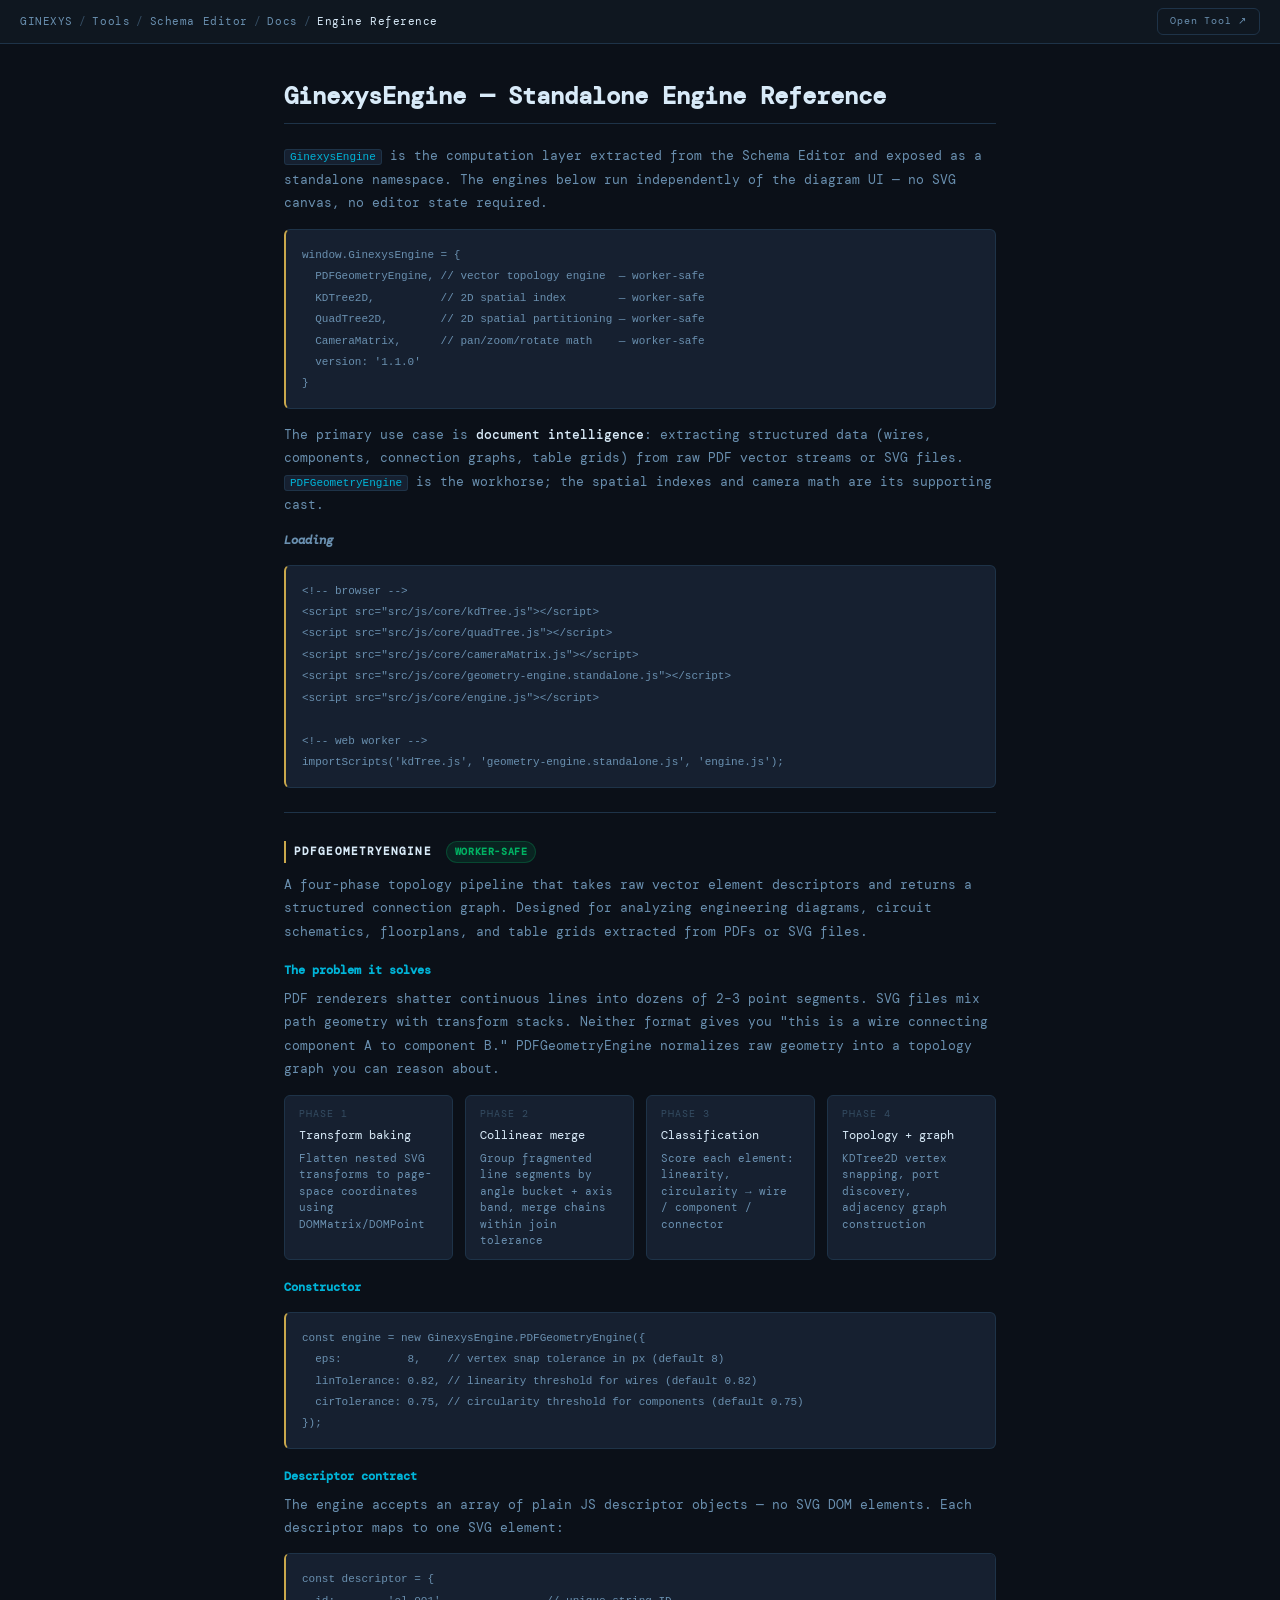
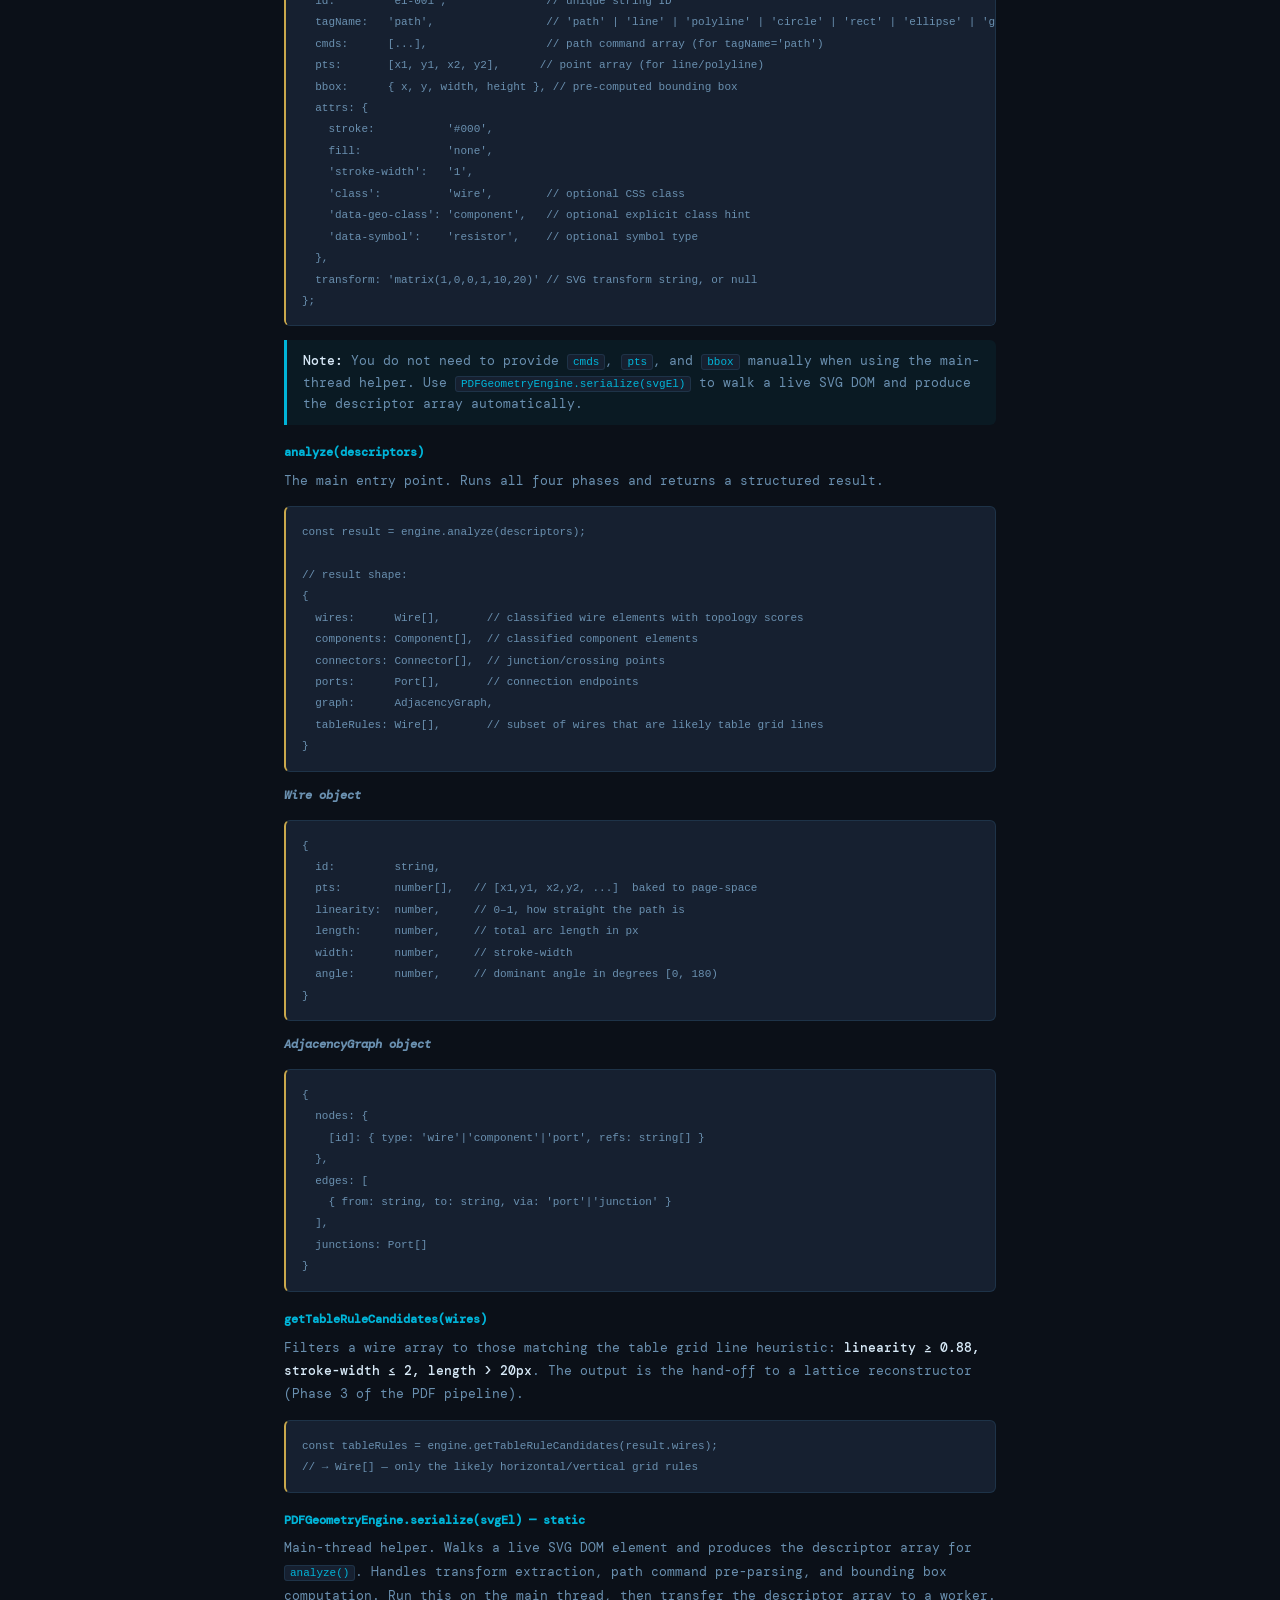
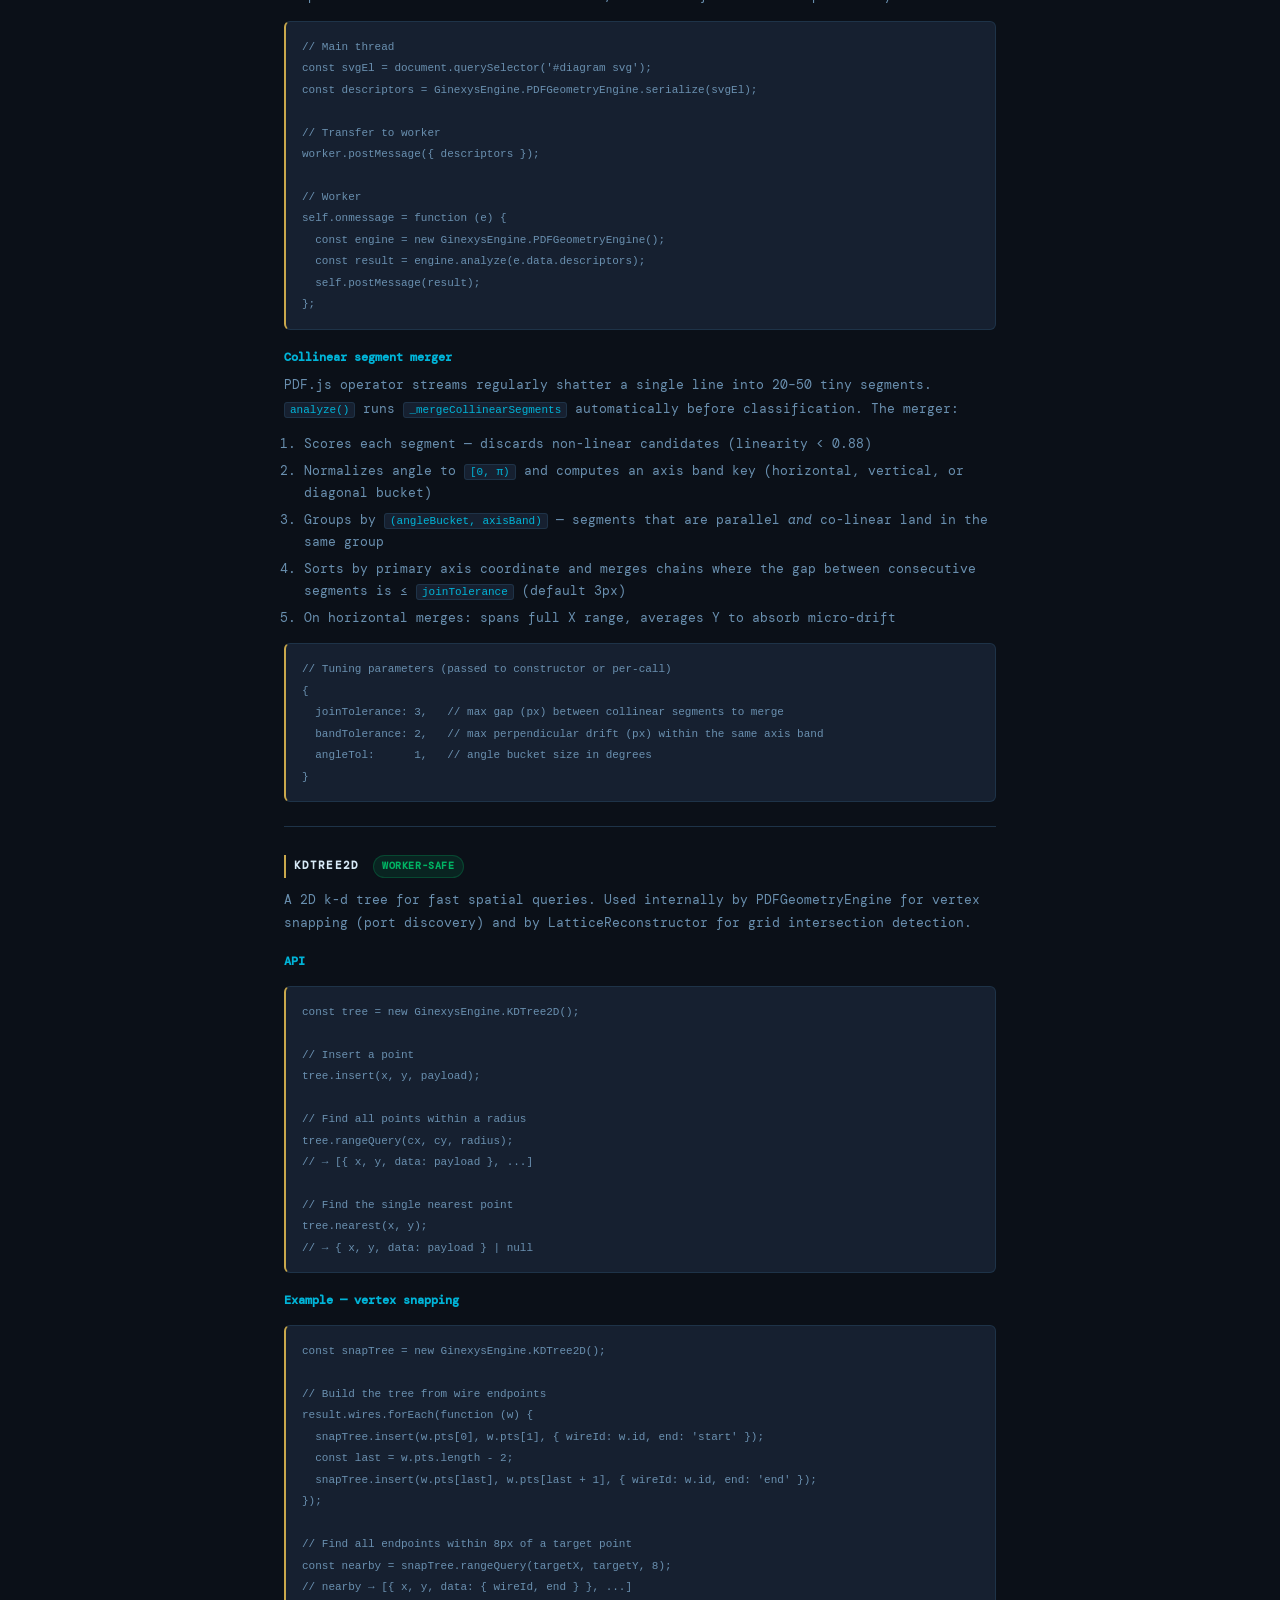
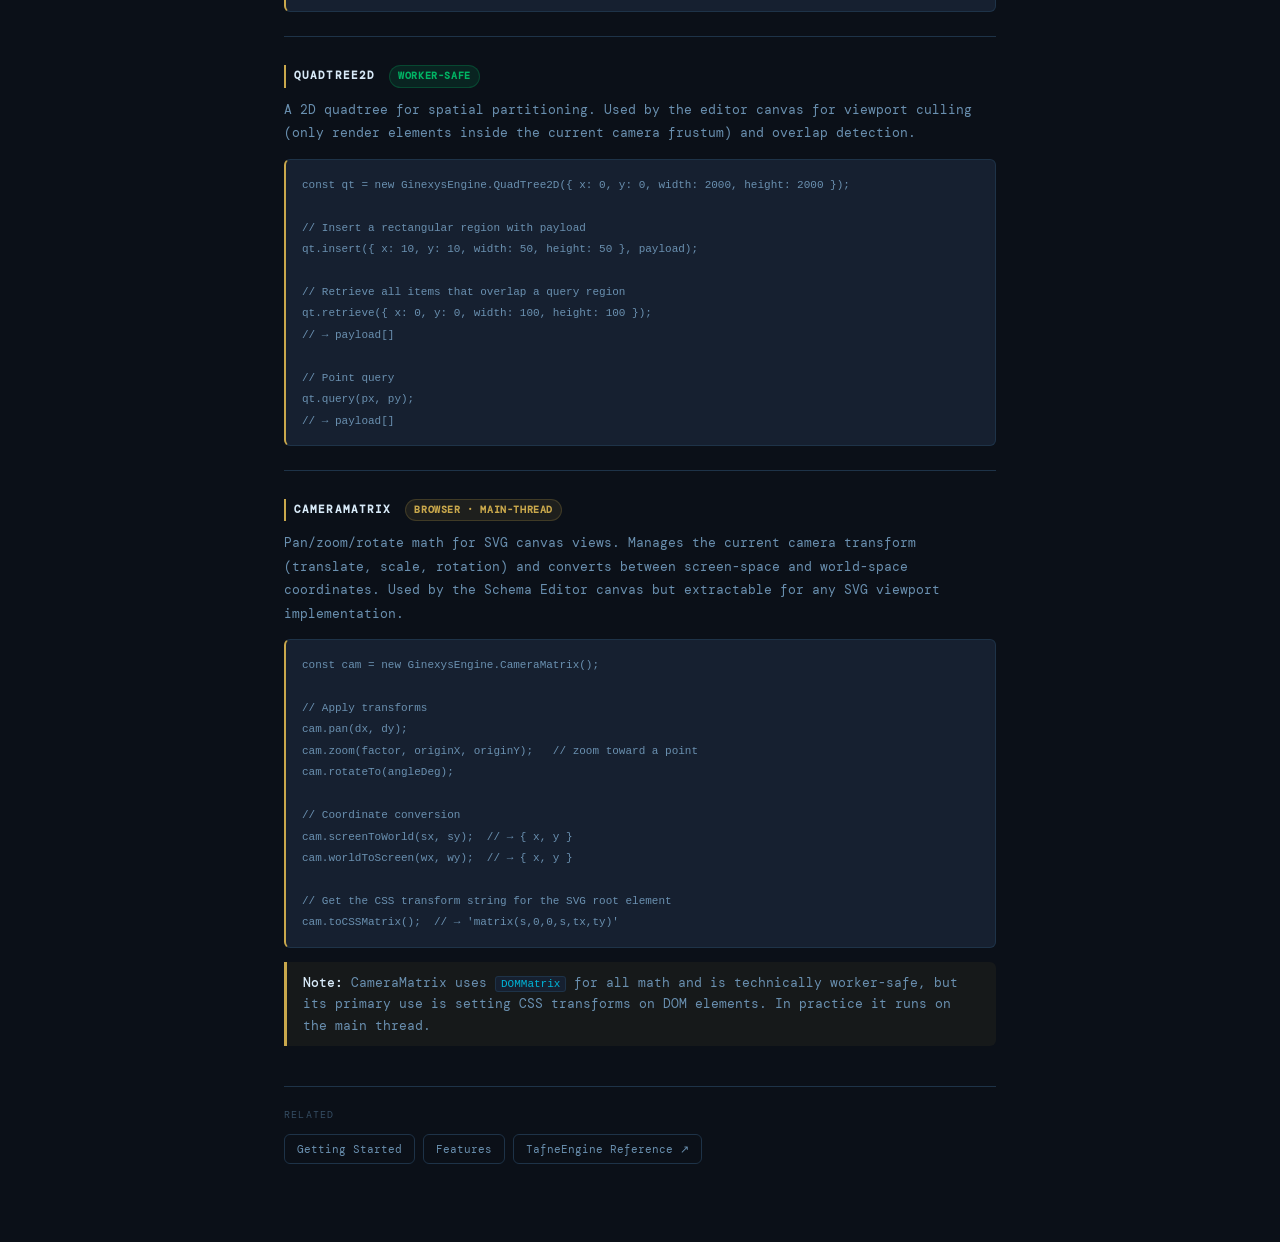
<file: docs/engine/index.html>
<!DOCTYPE html>
<html lang="en">
<head>
<meta charset="UTF-8">
<meta name="viewport" content="width=device-width, initial-scale=1.0">
<title>GinexysEngine — Standalone Engine Reference | GINEXYS</title>
<meta name="description" content="API reference for GinexysEngine: PDFGeometryEngine for vector topology analysis, KDTree2D and QuadTree2D spatial indexes, and CameraMatrix. Worker-safe engines for PDF extraction and diagram analysis.">
<meta name="robots" content="index, follow">
<link rel="canonical" href="https://ginexys.com/tools/schema-editor/docs/engine/">
<meta property="og:type" content="article">
<meta property="og:title" content="GinexysEngine — Standalone Engine Reference | GINEXYS">
<meta property="og:description" content="API reference for GinexysEngine: PDFGeometryEngine, KDTree2D, QuadTree2D, and CameraMatrix.">
<meta property="og:url" content="https://ginexys.com/tools/schema-editor/docs/engine/">
<meta property="og:site_name" content="GINEXYS">
<script type="application/ld+json">
{
  "@context": "https://schema.org",
  "@graph": [
    {
      "@type": "TechArticle",
      "headline": "GinexysEngine — Standalone Engine Reference",
      "description": "API reference for GinexysEngine: PDFGeometryEngine, KDTree2D, QuadTree2D, CameraMatrix.",
      "url": "https://ginexys.com/tools/schema-editor/docs/engine/",
      "isPartOf": {
        "@type": "WebApplication",
        "name": "Schema Editor",
        "url": "https://ginexys.com/tools/schema-editor/"
      },
      "publisher": {
        "@type": "Organization",
        "name": "GINEXYS",
        "url": "https://ginexys.com"
      },
      "dateModified": "2026-05-07"
    },
    {
      "@type": "BreadcrumbList",
      "itemListElement": [
        { "@type": "ListItem", "position": 1, "name": "GINEXYS", "item": "https://ginexys.com/" },
        { "@type": "ListItem", "position": 2, "name": "Tools", "item": "https://ginexys.com/tools/" },
        { "@type": "ListItem", "position": 3, "name": "Schema Editor", "item": "https://ginexys.com/tools/schema-editor/" },
        { "@type": "ListItem", "position": 4, "name": "Docs", "item": "https://ginexys.com/tools/schema-editor/docs/getting-started.html" },
        { "@type": "ListItem", "position": 5, "name": "Engine Reference" }
      ]
    }
  ]
}
</script>
<link rel="preconnect" href="https://fonts.googleapis.com">
<link href="https://fonts.googleapis.com/css2?family=DM+Mono:wght@300;400;500&display=swap" rel="stylesheet">
<style>:root{--bg:#0b1018;--bg-r:#0f1720;--bg-o:#162030;--br:#1e3348;--br-s:#2a4a66;--ac:#c9a84c;--ac2:#00b4d8;--tx:#d8eaf8;--txs:#6a90b0;--txd:#354d63;--radius:6px;}
*,*::before,*::after{box-sizing:border-box;margin:0;padding:0;}
body{background:var(--bg);color:var(--tx);font-family:'DM Mono','Courier New',monospace;font-size:13px;line-height:1.65;}
.gx-nav{height:44px;background:var(--bg-r);border-bottom:1px solid var(--br);display:flex;align-items:center;padding:0 20px;gap:0;position:sticky;top:0;z-index:10;}
.gx-breadcrumb{list-style:none;display:flex;align-items:center;gap:0;flex:1;min-width:0;overflow:hidden;}
.gx-breadcrumb li{display:flex;align-items:center;font-size:11px;letter-spacing:.05em;white-space:nowrap;color:var(--txd);}
.gx-breadcrumb li+li::before{content:'/';margin:0 6px;color:var(--txd);}
.gx-breadcrumb a{color:var(--txs);text-decoration:none;transition:color .15s;}
.gx-breadcrumb a:hover{color:var(--ac);}
.gx-breadcrumb li:last-child{color:var(--tx);overflow:hidden;text-overflow:ellipsis;}
.gx-open-btn{font-size:10px;letter-spacing:.08em;color:var(--txs);text-decoration:none;border:1px solid var(--br);border-radius:var(--radius);padding:4px 12px;white-space:nowrap;transition:border-color .15s,color .15s;flex-shrink:0;}
.gx-open-btn:hover{border-color:var(--ac);color:var(--ac);}
.gx-docs-wrap{max-width:760px;margin:0 auto;padding:36px 24px 80px;}
.gx-docs-content h1{font-size:24px;color:var(--tx);margin-bottom:20px;padding-bottom:12px;border-bottom:1px solid var(--br);line-height:1.3;}
.gx-docs-content h2{font-size:11px;letter-spacing:.1em;text-transform:uppercase;color:var(--tx);margin:28px 0 10px;padding-left:8px;border-left:2px solid var(--ac);}
.gx-docs-content h3{font-size:12px;color:var(--ac2);margin:18px 0 6px;}
.gx-docs-content h4{font-size:12px;color:var(--txs);margin:14px 0 4px;font-style:italic;}
.gx-docs-content p{color:var(--txs);margin-bottom:12px;line-height:1.8;}
.gx-docs-content ul,.gx-docs-content ol{margin:8px 0 14px 20px;color:var(--txs);}
.gx-docs-content li{margin-bottom:5px;line-height:1.7;}
.gx-docs-content strong{color:var(--tx);font-weight:500;}
.gx-docs-content em{color:var(--txs);font-style:italic;}
.gx-docs-content code{background:var(--bg-o);padding:1px 5px;border:1px solid var(--br);font-size:11px;color:var(--ac2);border-radius:3px;}
.gx-docs-content pre{background:var(--bg-o);border:1px solid var(--br);border-left:2px solid var(--ac);padding:14px 16px;margin:14px 0;overflow-x:auto;border-radius:var(--radius);}
.gx-docs-content pre code{background:none;border:none;padding:0;color:var(--txs);font-size:11px;line-height:1.65;}
.gx-docs-content blockquote{border-left:3px solid var(--ac);padding:10px 16px;background:rgba(201,168,76,.06);margin:14px 0;color:var(--txs);border-radius:0 var(--radius) var(--radius) 0;}
.gx-docs-content blockquote.note{border-left-color:var(--ac2);background:rgba(0,180,216,.06);}
.gx-docs-content hr{border:none;border-top:1px solid var(--br);margin:24px 0;}
.gx-docs-content a{color:var(--ac2);text-decoration:none;}
.gx-docs-content a:hover{text-decoration:underline;}
.gx-docs-content .table-wrap{overflow-x:auto;margin:14px 0;}
.gx-docs-content table{width:100%;border-collapse:collapse;font-size:12px;}
.gx-docs-content th{text-align:left;font-size:10px;letter-spacing:.08em;text-transform:uppercase;color:var(--txs);padding:8px 12px;border-bottom:1px solid var(--br);background:var(--bg-o);}
.gx-docs-content td{padding:7px 12px;border-bottom:1px solid var(--br);color:var(--txs);vertical-align:top;}
.gx-docs-related{margin-top:40px;padding-top:20px;border-top:1px solid var(--br);}
.gx-docs-related-label{font-size:10px;letter-spacing:.12em;text-transform:uppercase;color:var(--txd);margin-bottom:10px;}
.gx-link-row{display:flex;flex-wrap:wrap;gap:8px;}
.gx-link-chip{font-size:11px;color:var(--txs);text-decoration:none;border:1px solid var(--br);border-radius:var(--radius);padding:5px 12px;transition:border-color .15s,color .15s;white-space:nowrap;}
.gx-link-chip:hover{border-color:var(--ac2);color:var(--ac2);}
.pill{display:inline-block;font-size:10px;letter-spacing:.06em;padding:2px 8px;border-radius:99px;margin-left:6px;vertical-align:middle;}
.pill-green{background:rgba(0,180,100,.12);color:#00b464;border:1px solid rgba(0,180,100,.25);}
.pill-amber{background:rgba(201,168,76,.1);color:var(--ac);border:1px solid rgba(201,168,76,.2);}
.phase-row{display:flex;gap:12px;margin:14px 0;flex-wrap:wrap;}
.phase-box{flex:1;min-width:140px;background:var(--bg-o);border:1px solid var(--br);border-radius:var(--radius);padding:10px 14px;}
.phase-box .phase-num{font-size:10px;letter-spacing:.1em;color:var(--txd);text-transform:uppercase;margin-bottom:4px;}
.phase-box .phase-name{font-size:12px;color:var(--tx);margin-bottom:4px;}
.phase-box .phase-desc{font-size:11px;color:var(--txs);line-height:1.5;}
</style>
</head>
<body>
<nav class="gx-nav" aria-label="Breadcrumb">
  <ol class="gx-breadcrumb">
    <li><a href="/">GINEXYS</a></li>
    <li><a href="/#tools/">Tools</a></li>
    <li><a href="/tools/schema-editor/">Schema Editor</a></li>
    <li><a href="/tools/schema-editor/docs/getting-started.html">Docs</a></li>
    <li aria-current="page">Engine Reference</li>
  </ol>
  <a class="gx-open-btn" href="/tools/schema-editor/">Open Tool ↗</a>
</nav>
<div class="gx-docs-wrap">
  <article class="gx-docs-content">

<h1>GinexysEngine — Standalone Engine Reference</h1>

<p><code>GinexysEngine</code> is the computation layer extracted from the Schema Editor and exposed as a standalone namespace. The engines below run independently of the diagram UI — no SVG canvas, no editor state required.</p>

<pre><code>window.GinexysEngine = {
  PDFGeometryEngine, // vector topology engine  — worker-safe
  KDTree2D,          // 2D spatial index        — worker-safe
  QuadTree2D,        // 2D spatial partitioning — worker-safe
  CameraMatrix,      // pan/zoom/rotate math    — worker-safe
  version: '1.1.0'
}</code></pre>

<p>The primary use case is <strong>document intelligence</strong>: extracting structured data (wires, components, connection graphs, table grids) from raw PDF vector streams or SVG files. <code>PDFGeometryEngine</code> is the workhorse; the spatial indexes and camera math are its supporting cast.</p>

<h4>Loading</h4>
<pre><code>&lt;!-- browser --&gt;
&lt;script src="src/js/core/kdTree.js"&gt;&lt;/script&gt;
&lt;script src="src/js/core/quadTree.js"&gt;&lt;/script&gt;
&lt;script src="src/js/core/cameraMatrix.js"&gt;&lt;/script&gt;
&lt;script src="src/js/core/geometry-engine.standalone.js"&gt;&lt;/script&gt;
&lt;script src="src/js/core/engine.js"&gt;&lt;/script&gt;

&lt;!-- web worker --&gt;
importScripts('kdTree.js', 'geometry-engine.standalone.js', 'engine.js');</code></pre>

<hr>

<h2 id="pdf-geometry-engine">PDFGeometryEngine <span class="pill pill-green">worker-safe</span></h2>

<p>A four-phase topology pipeline that takes raw vector element descriptors and returns a structured connection graph. Designed for analyzing engineering diagrams, circuit schematics, floorplans, and table grids extracted from PDFs or SVG files.</p>

<h3>The problem it solves</h3>
<p>PDF renderers shatter continuous lines into dozens of 2–3 point segments. SVG files mix path geometry with transform stacks. Neither format gives you "this is a wire connecting component A to component B." PDFGeometryEngine normalizes raw geometry into a topology graph you can reason about.</p>

<div class="phase-row">
  <div class="phase-box"><div class="phase-num">Phase 1</div><div class="phase-name">Transform baking</div><div class="phase-desc">Flatten nested SVG transforms to page-space coordinates using DOMMatrix/DOMPoint</div></div>
  <div class="phase-box"><div class="phase-num">Phase 2</div><div class="phase-name">Collinear merge</div><div class="phase-desc">Group fragmented line segments by angle bucket + axis band, merge chains within join tolerance</div></div>
  <div class="phase-box"><div class="phase-num">Phase 3</div><div class="phase-name">Classification</div><div class="phase-desc">Score each element: linearity, circularity → wire / component / connector</div></div>
  <div class="phase-box"><div class="phase-num">Phase 4</div><div class="phase-name">Topology + graph</div><div class="phase-desc">KDTree2D vertex snapping, port discovery, adjacency graph construction</div></div>
</div>

<h3>Constructor</h3>
<pre><code>const engine = new GinexysEngine.PDFGeometryEngine({
  eps:          8,    // vertex snap tolerance in px (default 8)
  linTolerance: 0.82, // linearity threshold for wires (default 0.82)
  cirTolerance: 0.75, // circularity threshold for components (default 0.75)
});</code></pre>

<h3>Descriptor contract</h3>
<p>The engine accepts an array of plain JS descriptor objects — no SVG DOM elements. Each descriptor maps to one SVG element:</p>
<pre><code>const descriptor = {
  id:        'el-001',               // unique string ID
  tagName:   'path',                 // 'path' | 'line' | 'polyline' | 'circle' | 'rect' | 'ellipse' | 'g'
  cmds:      [...],                  // path command array (for tagName='path')
  pts:       [x1, y1, x2, y2],      // point array (for line/polyline)
  bbox:      { x, y, width, height }, // pre-computed bounding box
  attrs: {
    stroke:           '#000',
    fill:             'none',
    'stroke-width':   '1',
    'class':          'wire',        // optional CSS class
    'data-geo-class': 'component',   // optional explicit class hint
    'data-symbol':    'resistor',    // optional symbol type
  },
  transform: 'matrix(1,0,0,1,10,20)' // SVG transform string, or null
};</code></pre>

<blockquote class="note"><strong>Note:</strong> You do not need to provide <code>cmds</code>, <code>pts</code>, and <code>bbox</code> manually when using the main-thread helper. Use <code>PDFGeometryEngine.serialize(svgEl)</code> to walk a live SVG DOM and produce the descriptor array automatically.</blockquote>

<h3>analyze(descriptors)</h3>
<p>The main entry point. Runs all four phases and returns a structured result.</p>
<pre><code>const result = engine.analyze(descriptors);

// result shape:
{
  wires:      Wire[],       // classified wire elements with topology scores
  components: Component[],  // classified component elements
  connectors: Connector[],  // junction/crossing points
  ports:      Port[],       // connection endpoints
  graph:      AdjacencyGraph,
  tableRules: Wire[],       // subset of wires that are likely table grid lines
}</code></pre>

<h4>Wire object</h4>
<pre><code>{
  id:         string,
  pts:        number[],   // [x1,y1, x2,y2, ...]  baked to page-space
  linearity:  number,     // 0–1, how straight the path is
  length:     number,     // total arc length in px
  width:      number,     // stroke-width
  angle:      number,     // dominant angle in degrees [0, 180)
}</code></pre>

<h4>AdjacencyGraph object</h4>
<pre><code>{
  nodes: {
    [id]: { type: 'wire'|'component'|'port', refs: string[] }
  },
  edges: [
    { from: string, to: string, via: 'port'|'junction' }
  ],
  junctions: Port[]
}</code></pre>

<h3>getTableRuleCandidates(wires)</h3>
<p>Filters a wire array to those matching the table grid line heuristic: <strong>linearity ≥ 0.88, stroke-width ≤ 2, length > 20px</strong>. The output is the hand-off to a lattice reconstructor (Phase 3 of the PDF pipeline).</p>
<pre><code>const tableRules = engine.getTableRuleCandidates(result.wires);
// → Wire[] — only the likely horizontal/vertical grid rules</code></pre>

<h3>PDFGeometryEngine.serialize(svgEl) — static</h3>
<p>Main-thread helper. Walks a live SVG DOM element and produces the descriptor array for <code>analyze()</code>. Handles transform extraction, path command pre-parsing, and bounding box computation. Run this on the main thread, then transfer the descriptor array to a worker.</p>
<pre><code>// Main thread
const svgEl = document.querySelector('#diagram svg');
const descriptors = GinexysEngine.PDFGeometryEngine.serialize(svgEl);

// Transfer to worker
worker.postMessage({ descriptors });

// Worker
self.onmessage = function (e) {
  const engine = new GinexysEngine.PDFGeometryEngine();
  const result = engine.analyze(e.data.descriptors);
  self.postMessage(result);
};</code></pre>

<h3>Collinear segment merger</h3>
<p>PDF.js operator streams regularly shatter a single line into 20–50 tiny segments. <code>analyze()</code> runs <code>_mergeCollinearSegments</code> automatically before classification. The merger:</p>
<ol>
  <li>Scores each segment — discards non-linear candidates (linearity &lt; 0.88)</li>
  <li>Normalizes angle to <code>[0, π)</code> and computes an axis band key (horizontal, vertical, or diagonal bucket)</li>
  <li>Groups by <code>(angleBucket, axisBand)</code> — segments that are parallel <em>and</em> co-linear land in the same group</li>
  <li>Sorts by primary axis coordinate and merges chains where the gap between consecutive segments is ≤ <code>joinTolerance</code> (default 3px)</li>
  <li>On horizontal merges: spans full X range, averages Y to absorb micro-drift</li>
</ol>
<pre><code>// Tuning parameters (passed to constructor or per-call)
{
  joinTolerance: 3,   // max gap (px) between collinear segments to merge
  bandTolerance: 2,   // max perpendicular drift (px) within the same axis band
  angleTol:      1,   // angle bucket size in degrees
}</code></pre>

<hr>

<h2 id="kdtree2d">KDTree2D <span class="pill pill-green">worker-safe</span></h2>

<p>A 2D k-d tree for fast spatial queries. Used internally by PDFGeometryEngine for vertex snapping (port discovery) and by LatticeReconstructor for grid intersection detection.</p>

<h3>API</h3>
<pre><code>const tree = new GinexysEngine.KDTree2D();

// Insert a point
tree.insert(x, y, payload);

// Find all points within a radius
tree.rangeQuery(cx, cy, radius);
// → [{ x, y, data: payload }, ...]

// Find the single nearest point
tree.nearest(x, y);
// → { x, y, data: payload } | null</code></pre>

<h3>Example — vertex snapping</h3>
<pre><code>const snapTree = new GinexysEngine.KDTree2D();

// Build the tree from wire endpoints
result.wires.forEach(function (w) {
  snapTree.insert(w.pts[0], w.pts[1], { wireId: w.id, end: 'start' });
  const last = w.pts.length - 2;
  snapTree.insert(w.pts[last], w.pts[last + 1], { wireId: w.id, end: 'end' });
});

// Find all endpoints within 8px of a target point
const nearby = snapTree.rangeQuery(targetX, targetY, 8);
// nearby → [{ x, y, data: { wireId, end } }, ...]</code></pre>

<hr>

<h2 id="quadtree2d">QuadTree2D <span class="pill pill-green">worker-safe</span></h2>

<p>A 2D quadtree for spatial partitioning. Used by the editor canvas for viewport culling (only render elements inside the current camera frustum) and overlap detection.</p>

<pre><code>const qt = new GinexysEngine.QuadTree2D({ x: 0, y: 0, width: 2000, height: 2000 });

// Insert a rectangular region with payload
qt.insert({ x: 10, y: 10, width: 50, height: 50 }, payload);

// Retrieve all items that overlap a query region
qt.retrieve({ x: 0, y: 0, width: 100, height: 100 });
// → payload[]

// Point query
qt.query(px, py);
// → payload[]</code></pre>

<hr>

<h2 id="camera-matrix">CameraMatrix <span class="pill pill-amber">browser · main-thread</span></h2>

<p>Pan/zoom/rotate math for SVG canvas views. Manages the current camera transform (translate, scale, rotation) and converts between screen-space and world-space coordinates. Used by the Schema Editor canvas but extractable for any SVG viewport implementation.</p>

<pre><code>const cam = new GinexysEngine.CameraMatrix();

// Apply transforms
cam.pan(dx, dy);
cam.zoom(factor, originX, originY);   // zoom toward a point
cam.rotateTo(angleDeg);

// Coordinate conversion
cam.screenToWorld(sx, sy);  // → { x, y }
cam.worldToScreen(wx, wy);  // → { x, y }

// Get the CSS transform string for the SVG root element
cam.toCSSMatrix();  // → 'matrix(s,0,0,s,tx,ty)'</code></pre>

<blockquote><strong>Note:</strong> CameraMatrix uses <code>DOMMatrix</code> for all math and is technically worker-safe, but its primary use is setting CSS transforms on DOM elements. In practice it runs on the main thread.</blockquote>

  </article>

  <div class="gx-docs-related">
    <div class="gx-docs-related-label">Related</div>
    <div class="gx-link-row">
      <a class="gx-link-chip" href="/tools/schema-editor/docs/getting-started.html">Getting Started</a>
      <a class="gx-link-chip" href="/tools/schema-editor/docs/features/">Features</a>
      <a class="gx-link-chip" href="/tools/table-formatter/docs/engine/">TafneEngine Reference ↗</a>
    </div>
  </div>
</div>
</body>
</html>
</file>
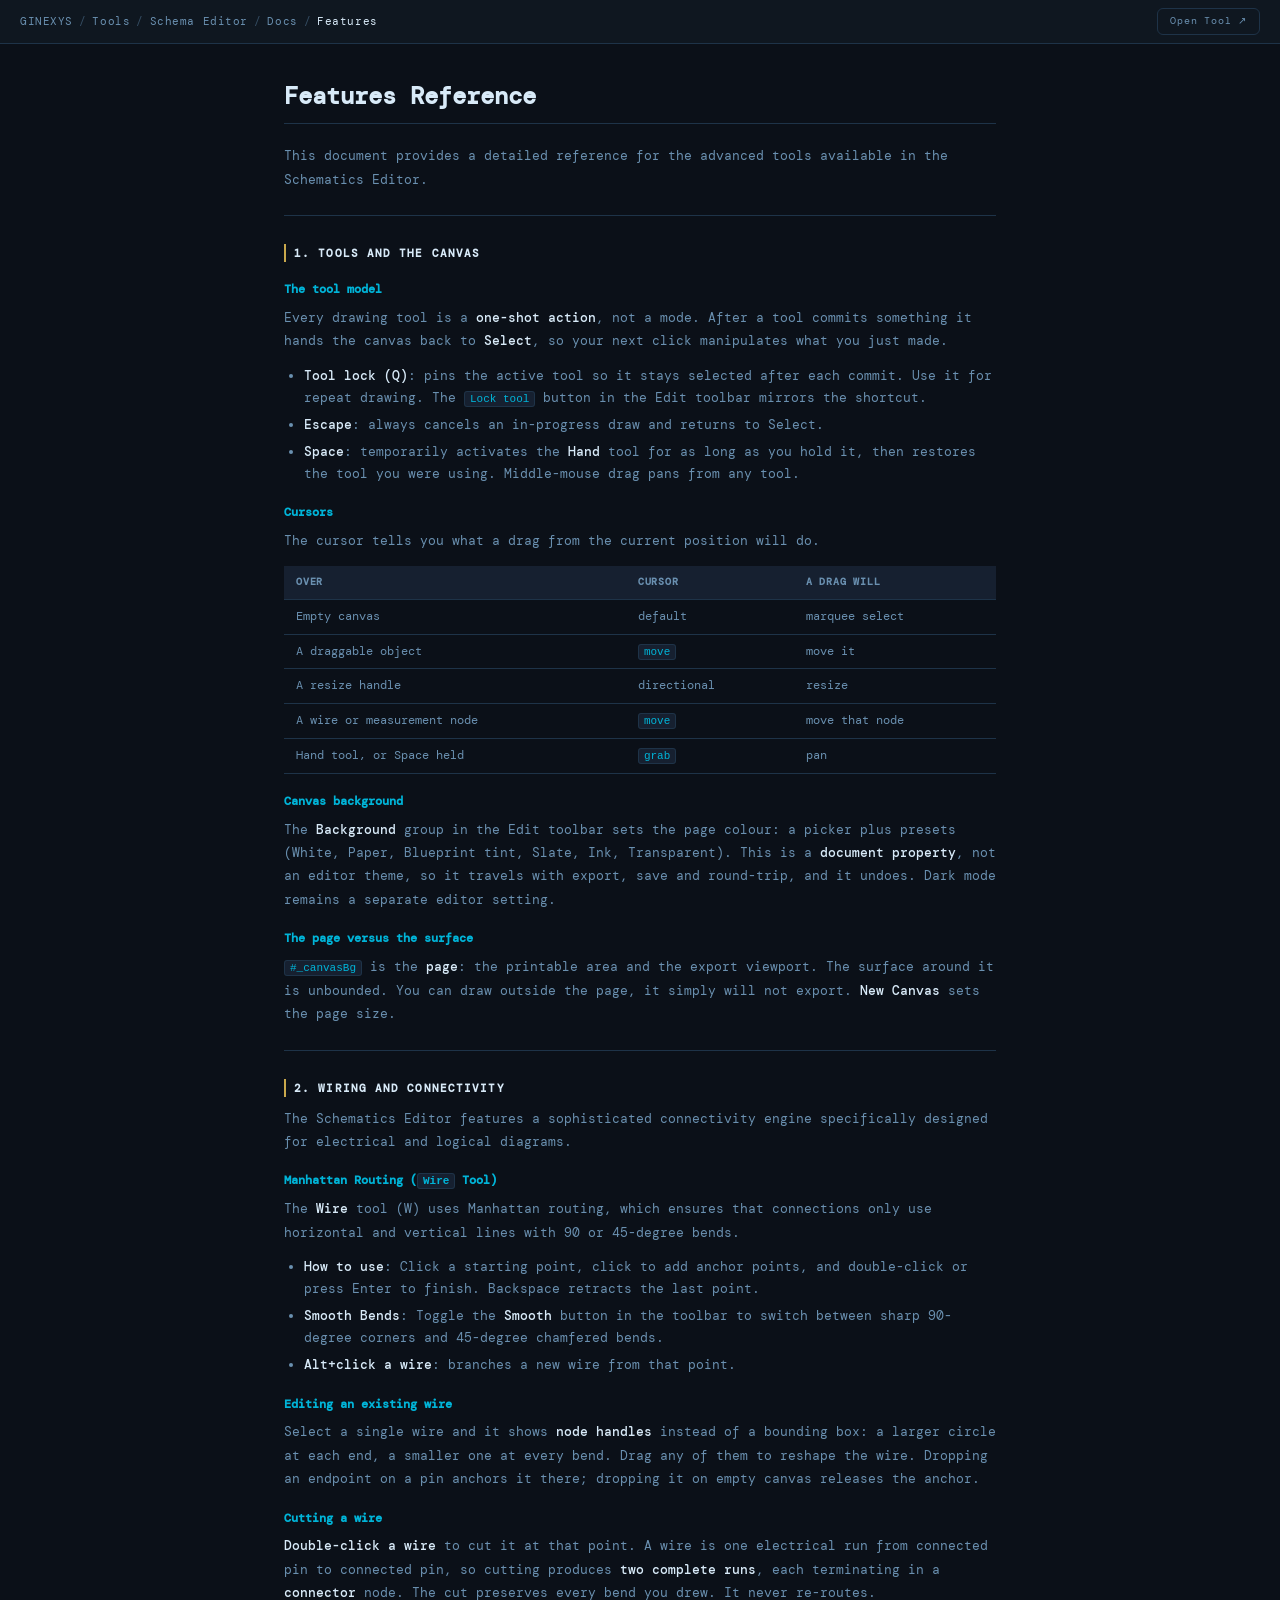
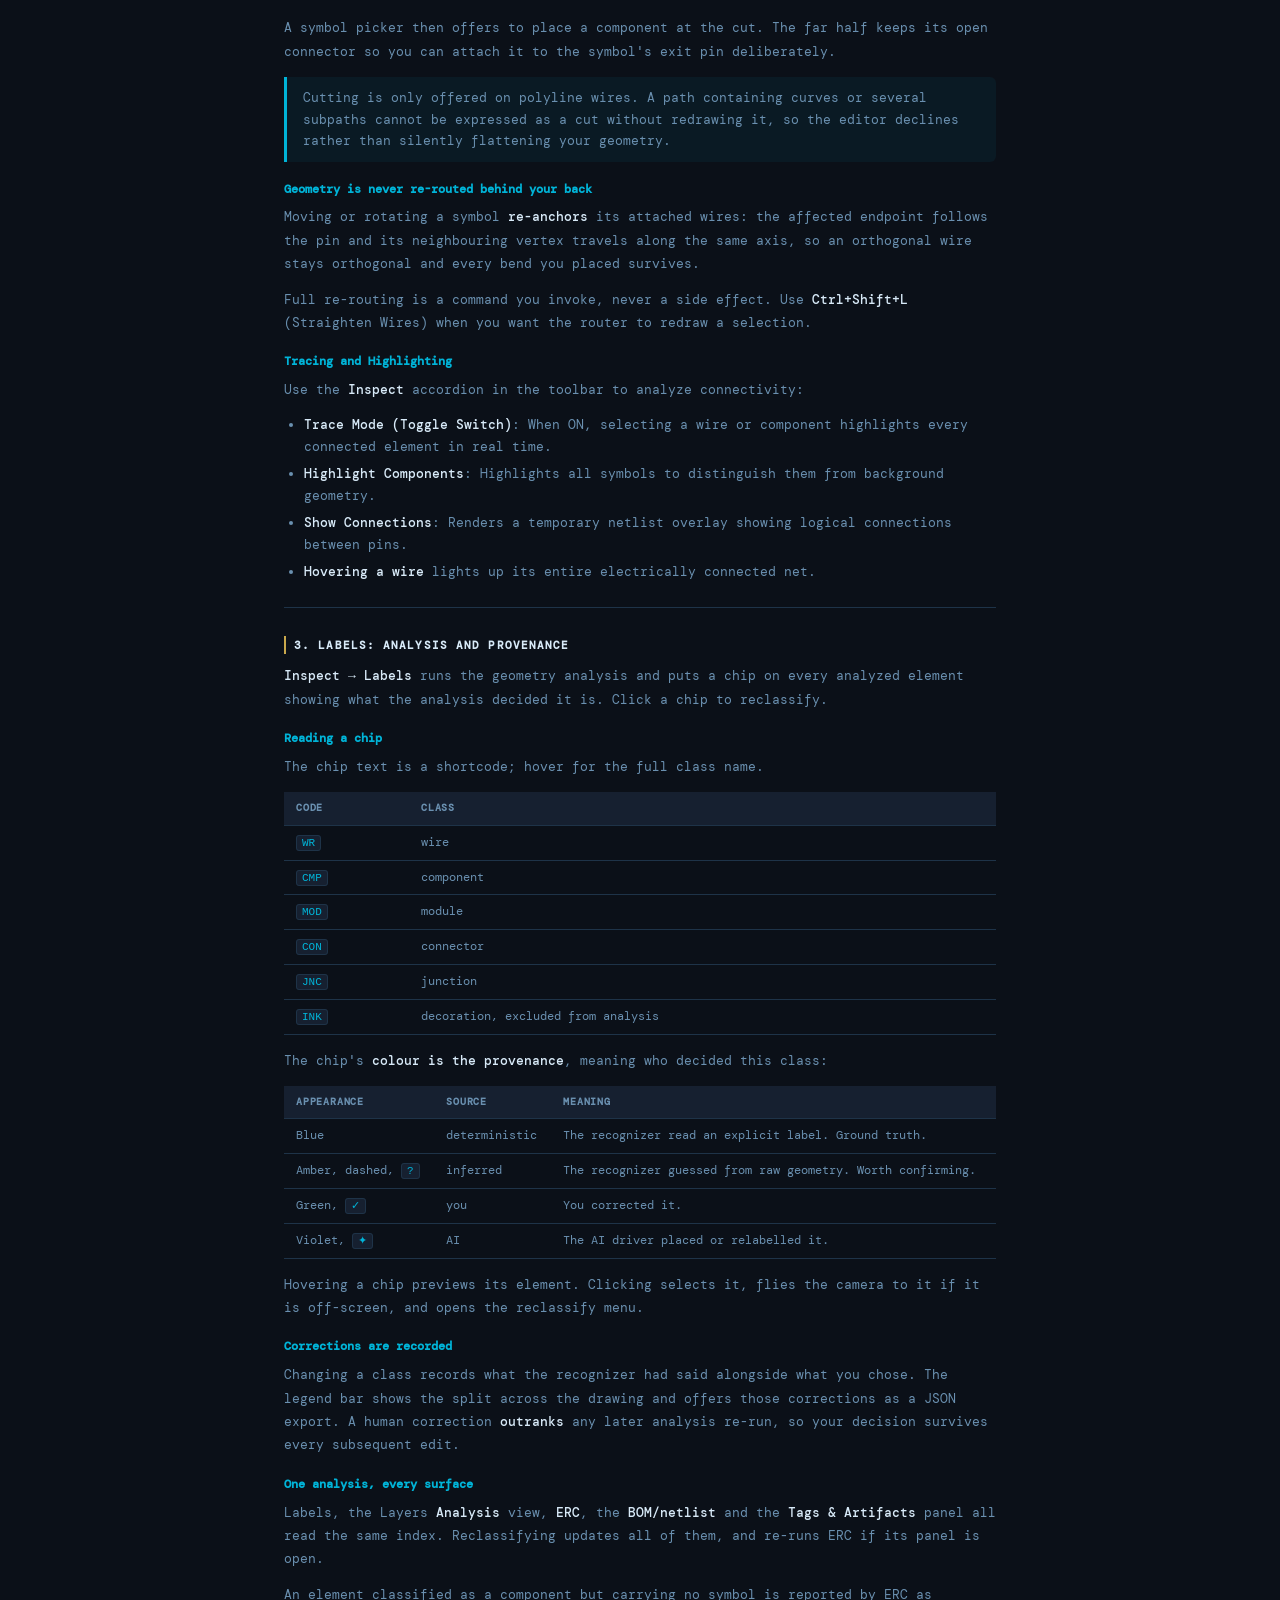
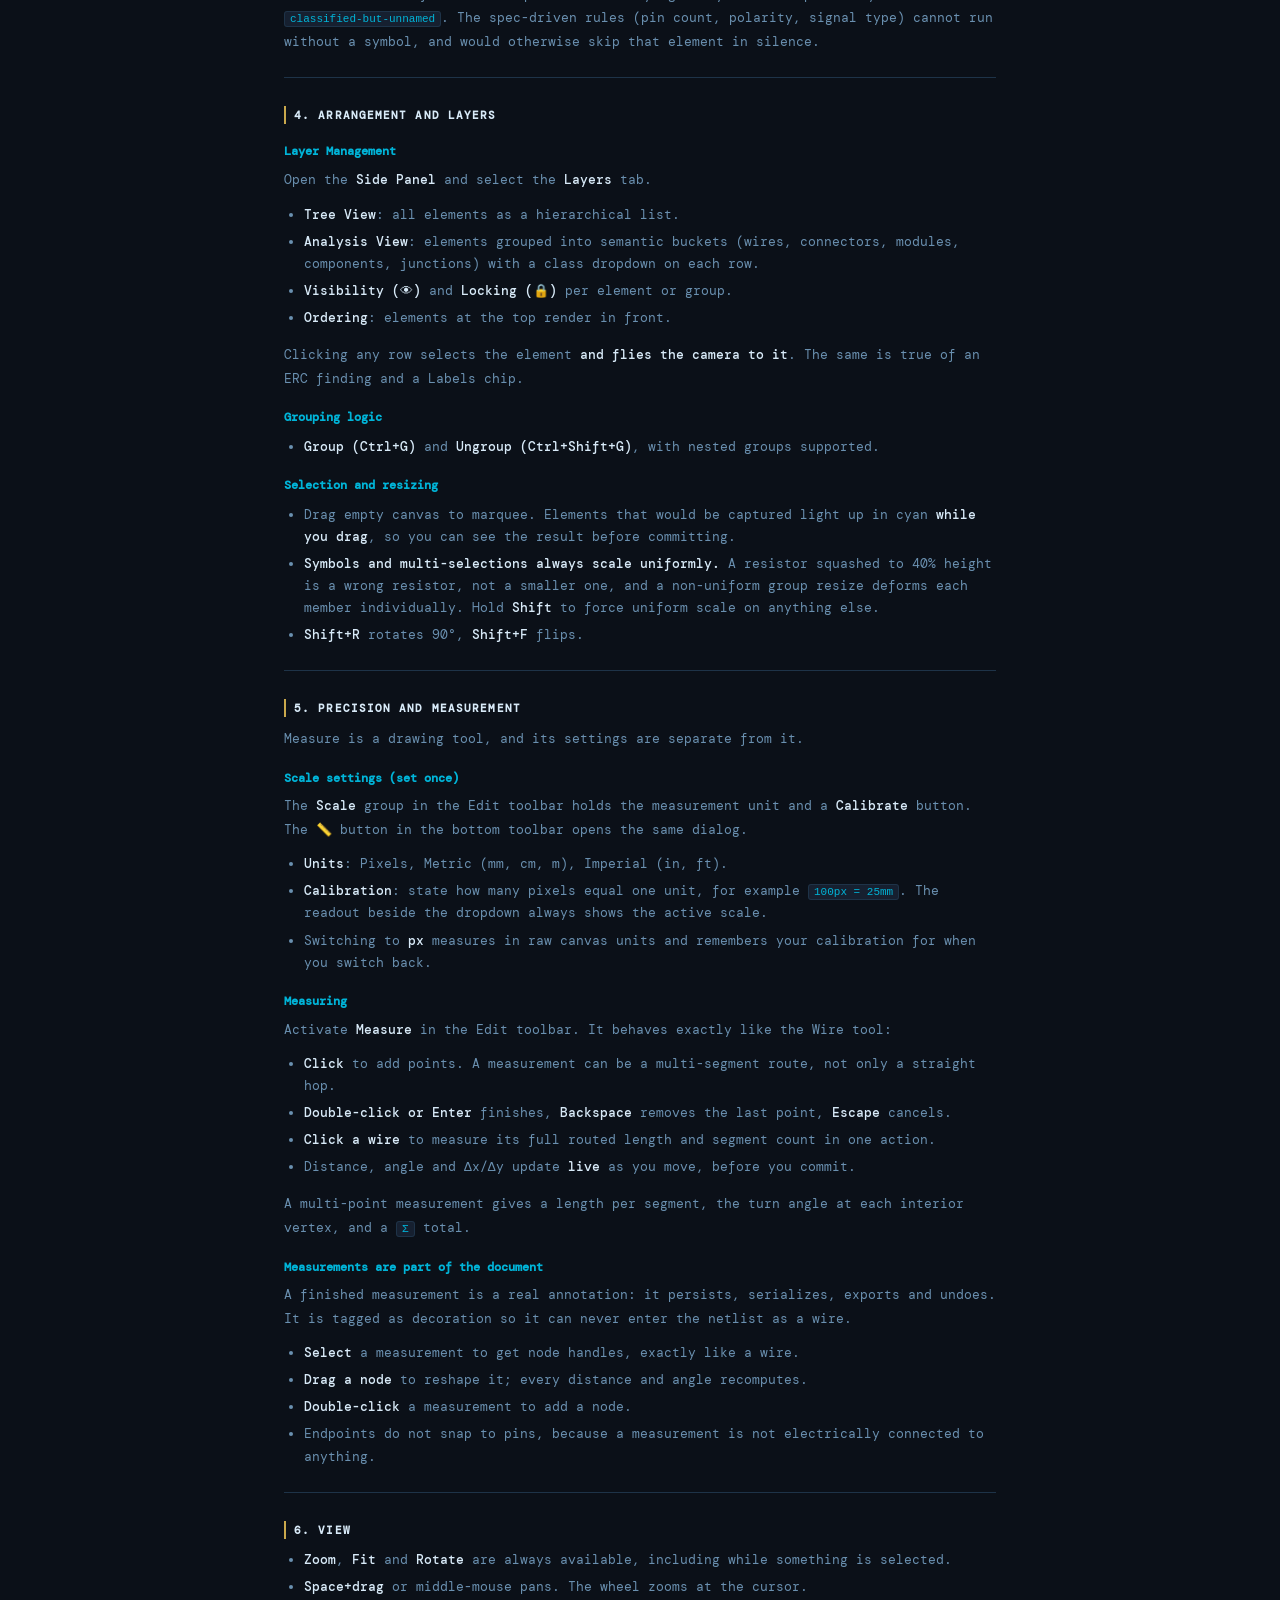
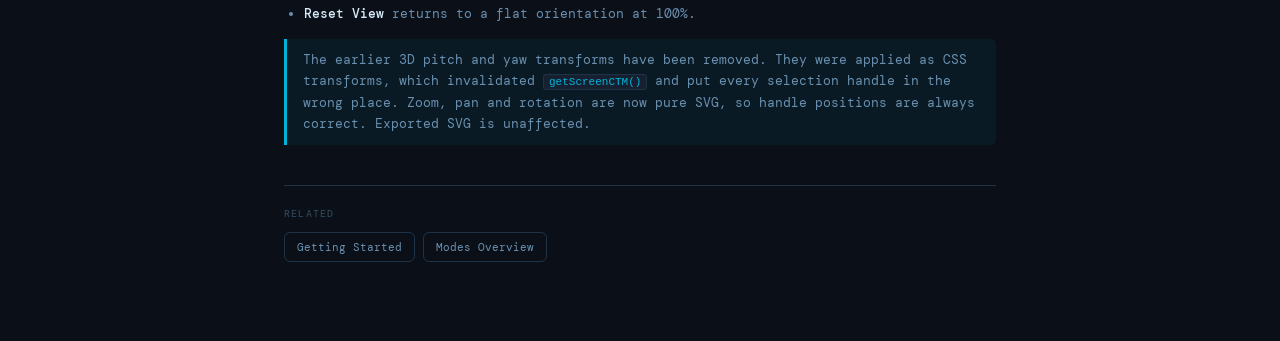
<file: docs/features/index.html>
<!DOCTYPE html>
<html lang="en">
<head>
<meta charset="UTF-8">
<meta name="viewport" content="width=device-width, initial-scale=1.0">
<title>Schema Editor Features — Wiring, Layers, Precision & Measurement | GINEXYS</title>
<meta name="description" content="Detailed feature reference for GINEXYS Schema Editor: Manhattan routing, trace and highlight tools, layer management, grouping, precision snap, and measurement tools.">
<meta name="robots" content="index, follow">
<link rel="canonical" href="https://ginexys.com/tools/schema-editor/docs/features/">
<meta property="og:type" content="article">
<meta property="og:title" content="Schema Editor Features — Wiring, Layers, Precision & Measurement | GINEXYS">
<meta property="og:description" content="Detailed feature reference for GINEXYS Schema Editor: Manhattan routing, trace and highlight tools, layer management, grouping, precision snap, and measurement tools.">
<meta property="og:url" content="https://ginexys.com/tools/schema-editor/docs/features/">
<meta property="og:site_name" content="GINEXYS">
<script type="application/ld+json">
{
  "@context": "https://schema.org",
  "@graph": [
    {
      "@type": "TechArticle",
      "headline": "Schema Editor Features — Wiring, Layers, Precision & Measurement",
      "description": "Detailed feature reference for GINEXYS Schema Editor: Manhattan routing, trace and highlight tools, layer management, grouping, precision snap, and measurement tools.",
      "url": "https://ginexys.com/tools/schema-editor/docs/features/",
      "isPartOf": {
        "@type": "WebApplication",
        "name": "Schema Editor",
        "url": "https://ginexys.com/tools/schema-editor/"
      },
      "publisher": {
        "@type": "Organization",
        "name": "GINEXYS",
        "url": "https://ginexys.com"
      },
      "dateModified": "2026-08-06"
    },
    {
      "@type": "BreadcrumbList",
      "itemListElement": [
        {
          "@type": "ListItem",
          "position": 1,
          "name": "GINEXYS",
          "item": "https://ginexys.com/"
        },
        {
          "@type": "ListItem",
          "position": 2,
          "name": "Tools",
          "item": "https://ginexys.com/tools/"
        },
        {
          "@type": "ListItem",
          "position": 3,
          "name": "Schema Editor",
          "item": "https://ginexys.com/tools/schema-editor/"
        },
        {
          "@type": "ListItem",
          "position": 4,
          "name": "Docs",
          "item": "https://ginexys.com/tools/schema-editor/docs/getting-started.html"
        },
        {
          "@type": "ListItem",
          "position": 5,
          "name": "Features"
        }
      ]
    }
  ]
}
</script>
<link rel="preconnect" href="https://fonts.googleapis.com">
<link href="https://fonts.googleapis.com/css2?family=DM+Mono:wght@300;400;500&display=swap" rel="stylesheet">
<style>:root { --bg:#0b1018;--bg-r:#0f1720;--bg-o:#162030;--br:#1e3348;--br-s:#2a4a66;--ac:#c9a84c;--ac2:#00b4d8;--tx:#d8eaf8;--txs:#6a90b0;--txd:#354d63;--radius:6px; }
  *,*::before,*::after{box-sizing:border-box;margin:0;padding:0;}
  body{background:var(--bg);color:var(--tx);font-family:'DM Mono','Courier New',monospace;font-size:13px;line-height:1.65;}
  .gx-nav{height:44px;background:var(--bg-r);border-bottom:1px solid var(--br);display:flex;align-items:center;padding:0 20px;gap:0;position:sticky;top:0;z-index:10;}
  .gx-breadcrumb{list-style:none;display:flex;align-items:center;gap:0;flex:1;min-width:0;overflow:hidden;}
  .gx-breadcrumb li{display:flex;align-items:center;font-size:11px;letter-spacing:.05em;white-space:nowrap;color:var(--txd);}
  .gx-breadcrumb li+li::before{content:'/';margin:0 6px;color:var(--txd);}
  .gx-breadcrumb a{color:var(--txs);text-decoration:none;transition:color .15s;}
  .gx-breadcrumb a:hover{color:var(--ac);}
  .gx-breadcrumb li:last-child{color:var(--tx);overflow:hidden;text-overflow:ellipsis;}
  .gx-open-btn{font-size:10px;letter-spacing:.08em;color:var(--txs);text-decoration:none;border:1px solid var(--br);border-radius:var(--radius);padding:4px 12px;white-space:nowrap;transition:border-color .15s,color .15s;flex-shrink:0;}
  .gx-open-btn:hover{border-color:var(--ac);color:var(--ac);}
  .gx-docs-wrap{max-width:760px;margin:0 auto;padding:36px 24px 80px;}
  .gx-docs-content h1{font-size:24px;color:var(--tx);margin-bottom:20px;padding-bottom:12px;border-bottom:1px solid var(--br);line-height:1.3;}
  .gx-docs-content h2{font-size:11px;letter-spacing:.1em;text-transform:uppercase;color:var(--tx);margin:28px 0 10px;padding-left:8px;border-left:2px solid var(--ac);}
  .gx-docs-content h3{font-size:12px;color:var(--ac2);margin:18px 0 6px;}
  .gx-docs-content h4{font-size:12px;color:var(--txs);margin:14px 0 4px;font-style:italic;}
  .gx-docs-content p{color:var(--txs);margin-bottom:12px;line-height:1.8;}
  .gx-docs-content ul,.gx-docs-content ol{margin:8px 0 14px 20px;color:var(--txs);}
  .gx-docs-content li{margin-bottom:5px;line-height:1.7;}
  .gx-docs-content strong{color:var(--tx);font-weight:500;}
  .gx-docs-content em{color:var(--txs);font-style:italic;}
  .gx-docs-content code{background:var(--bg-o);padding:1px 5px;border:1px solid var(--br);font-size:11px;color:var(--ac2);border-radius:3px;}
  .gx-docs-content pre{background:var(--bg-o);border:1px solid var(--br);border-left:2px solid var(--ac);padding:14px 16px;margin:14px 0;overflow-x:auto;border-radius:var(--radius);}
  .gx-docs-content pre code{background:none;border:none;padding:0;color:var(--txs);font-size:11px;line-height:1.65;}
  .gx-docs-content blockquote{border-left:3px solid var(--ac);padding:10px 16px;background:rgba(201,168,76,.06);margin:14px 0;color:var(--txs);border-radius:0 var(--radius) var(--radius) 0;}
  .gx-docs-content blockquote.note{border-left-color:var(--ac2);background:rgba(0,180,216,.06);}
  .gx-docs-content hr{border:none;border-top:1px solid var(--br);margin:24px 0;}
  .gx-docs-content a{color:var(--ac2);text-decoration:none;}
  .gx-docs-content a:hover{text-decoration:underline;}
  .gx-docs-content img{width:100%;border-radius:var(--radius);margin:12px 0;display:block;}
  .gx-docs-content .table-wrap{overflow-x:auto;margin:14px 0;}
  .gx-docs-content table{width:100%;border-collapse:collapse;font-size:12px;}
  .gx-docs-content th{text-align:left;font-size:10px;letter-spacing:.08em;text-transform:uppercase;color:var(--txs);padding:8px 12px;border-bottom:1px solid var(--br);background:var(--bg-o);}
  .gx-docs-content td{padding:7px 12px;border-bottom:1px solid var(--br);color:var(--txs);vertical-align:top;}
  .gx-docs-related{margin-top:40px;padding-top:20px;border-top:1px solid var(--br);}
  .gx-docs-related-label{font-size:10px;letter-spacing:.12em;text-transform:uppercase;color:var(--txd);margin-bottom:10px;}
  .gx-link-row{display:flex;flex-wrap:wrap;gap:8px;}
  .gx-link-chip{font-size:11px;color:var(--txs);text-decoration:none;border:1px solid var(--br);border-radius:var(--radius);padding:5px 12px;transition:border-color .15s,color .15s;white-space:nowrap;}
  .gx-link-chip:hover{border-color:var(--ac2);color:var(--ac2);}</style>
</head>
<body>
<nav class="gx-nav" aria-label="Breadcrumb">
  <ol class="gx-breadcrumb"><li><a href="/">GINEXYS</a></li><li><a href="/tools/">Tools</a></li><li><a href="/tools/schema-editor/">Schema Editor</a></li><li><a href="/tools/schema-editor/docs/getting-started.html">Docs</a></li><li aria-current="page">Features</li></ol>
  <a class="gx-open-btn" href="/tools/schema-editor/">Open Tool ↗</a>
</nav>
<div class="gx-docs-wrap">
  <article class="gx-docs-content"><h1 id="features-reference">Features Reference</h1>
<p>This document provides a detailed reference for the advanced tools available in the Schematics Editor.</p>
<hr>
<h2 id="1-tools-and-the-canvas">1. Tools and the canvas</h2>
<h3 id="the-tool-model">The tool model</h3>
<p>Every drawing tool is a <strong>one-shot action</strong>, not a mode. After a tool commits something it hands the canvas back to <strong>Select</strong>, so your next click manipulates what you just made.</p>
<ul><li><strong>Tool lock (Q)</strong>: pins the active tool so it stays selected after each commit. Use it for repeat drawing. The <code>Lock tool</code> button in the Edit toolbar mirrors the shortcut.</li>
<li><strong>Escape</strong>: always cancels an in-progress draw and returns to Select.</li>
<li><strong>Space</strong>: temporarily activates the <strong>Hand</strong> tool for as long as you hold it, then restores the tool you were using. Middle-mouse drag pans from any tool.</li></ul>
<h3 id="cursors">Cursors</h3>
<p>The cursor tells you what a drag from the current position will do.</p>
<div class="table-wrap"><table><thead><tr><th>Over</th><th>Cursor</th><th>A drag will</th></tr></thead><tbody><tr><td>Empty canvas</td><td>default</td><td>marquee select</td></tr><tr><td>A draggable object</td><td><code>move</code></td><td>move it</td></tr><tr><td>A resize handle</td><td>directional</td><td>resize</td></tr><tr><td>A wire or measurement node</td><td><code>move</code></td><td>move that node</td></tr><tr><td>Hand tool, or Space held</td><td><code>grab</code></td><td>pan</td></tr></tbody></table></div>
<h3 id="canvas-background">Canvas background</h3>
<p>The <strong>Background</strong> group in the Edit toolbar sets the page colour: a picker plus presets (White, Paper, Blueprint tint, Slate, Ink, Transparent). This is a <strong>document property</strong>, not an editor theme, so it travels with export, save and round-trip, and it undoes. Dark mode remains a separate editor setting.</p>
<h3 id="the-page-versus-the-surface">The page versus the surface</h3>
<p><code>#_canvasBg</code> is the <strong>page</strong>: the printable area and the export viewport. The surface around it is unbounded. You can draw outside the page, it simply will not export. <strong>New Canvas</strong> sets the page size.</p>
<hr>
<h2 id="2-wiring-and-connectivity">2. Wiring and Connectivity</h2>
<p>The Schematics Editor features a sophisticated connectivity engine specifically designed for electrical and logical diagrams.</p>
<h3 id="manhattan-routing-wire-tool">Manhattan Routing (<code>Wire</code> Tool)</h3>
<p>The <strong>Wire</strong> tool (W) uses Manhattan routing, which ensures that connections only use horizontal and vertical lines with 90 or 45-degree bends.</p>
<ul><li><strong>How to use</strong>: Click a starting point, click to add anchor points, and double-click or press Enter to finish. Backspace retracts the last point.</li>
<li><strong>Smooth Bends</strong>: Toggle the <strong>Smooth</strong> button in the toolbar to switch between sharp 90-degree corners and 45-degree chamfered bends.</li>
<li><strong>Alt+click a wire</strong>: branches a new wire from that point.</li></ul>
<h3 id="editing-an-existing-wire">Editing an existing wire</h3>
<p>Select a single wire and it shows <strong>node handles</strong> instead of a bounding box: a larger circle at each end, a smaller one at every bend. Drag any of them to reshape the wire. Dropping an endpoint on a pin anchors it there; dropping it on empty canvas releases the anchor.</p>
<h3 id="cutting-a-wire">Cutting a wire</h3>
<p><strong>Double-click a wire</strong> to cut it at that point. A wire is one electrical run from connected pin to connected pin, so cutting produces <strong>two complete runs</strong>, each terminating in a <strong>connector</strong> node. The cut preserves every bend you drew. It never re-routes.</p>
<p>A symbol picker then offers to place a component at the cut. The far half keeps its open connector so you can attach it to the symbol's exit pin deliberately.</p>
<blockquote class="note note">Cutting is only offered on polyline wires. A path containing curves or several subpaths cannot be expressed as a cut without redrawing it, so the editor declines rather than silently flattening your geometry.</blockquote>
<h3 id="geometry-is-never-re-routed-behind-your-back">Geometry is never re-routed behind your back</h3>
<p>Moving or rotating a symbol <strong>re-anchors</strong> its attached wires: the affected endpoint follows the pin and its neighbouring vertex travels along the same axis, so an orthogonal wire stays orthogonal and every bend you placed survives.</p>
<p>Full re-routing is a command you invoke, never a side effect. Use <strong>Ctrl+Shift+L</strong> (Straighten Wires) when you want the router to redraw a selection.</p>
<h3 id="tracing-and-highlighting">Tracing and Highlighting</h3>
<p>Use the <strong>Inspect</strong> accordion in the toolbar to analyze connectivity:</p>
<ul><li><strong>Trace Mode (Toggle Switch)</strong>: When ON, selecting a wire or component highlights every connected element in real time.</li>
<li><strong>Highlight Components</strong>: Highlights all symbols to distinguish them from background geometry.</li>
<li><strong>Show Connections</strong>: Renders a temporary netlist overlay showing logical connections between pins.</li>
<li><strong>Hovering a wire</strong> lights up its entire electrically connected net.</li></ul>
<hr>
<h2 id="3-labels-analysis-and-provenance">3. Labels: analysis and provenance</h2>
<p><strong>Inspect → Labels</strong> runs the geometry analysis and puts a chip on every analyzed element showing what the analysis decided it is. Click a chip to reclassify.</p>
<h3 id="reading-a-chip">Reading a chip</h3>
<p>The chip text is a shortcode; hover for the full class name.</p>
<div class="table-wrap"><table><thead><tr><th>Code</th><th>Class</th></tr></thead><tbody><tr><td><code>WR</code></td><td>wire</td></tr><tr><td><code>CMP</code></td><td>component</td></tr><tr><td><code>MOD</code></td><td>module</td></tr><tr><td><code>CON</code></td><td>connector</td></tr><tr><td><code>JNC</code></td><td>junction</td></tr><tr><td><code>INK</code></td><td>decoration, excluded from analysis</td></tr></tbody></table></div>
<p>The chip's <strong>colour is the provenance</strong>, meaning who decided this class:</p>
<div class="table-wrap"><table><thead><tr><th>Appearance</th><th>Source</th><th>Meaning</th></tr></thead><tbody><tr><td>Blue</td><td>deterministic</td><td>The recognizer read an explicit label. Ground truth.</td></tr><tr><td>Amber, dashed, <code>?</code></td><td>inferred</td><td>The recognizer guessed from raw geometry. Worth confirming.</td></tr><tr><td>Green, <code>✓</code></td><td>you</td><td>You corrected it.</td></tr><tr><td>Violet, <code>✦</code></td><td>AI</td><td>The AI driver placed or relabelled it.</td></tr></tbody></table></div>
<p>Hovering a chip previews its element. Clicking selects it, flies the camera to it if it is off-screen, and opens the reclassify menu.</p>
<h3 id="corrections-are-recorded">Corrections are recorded</h3>
<p>Changing a class records what the recognizer had said alongside what you chose. The legend bar shows the split across the drawing and offers those corrections as a JSON export. A human correction <strong>outranks</strong> any later analysis re-run, so your decision survives every subsequent edit.</p>
<h3 id="one-analysis-every-surface">One analysis, every surface</h3>
<p>Labels, the Layers <strong>Analysis</strong> view, <strong>ERC</strong>, the <strong>BOM/netlist</strong> and the <strong>Tags & Artifacts</strong> panel all read the same index. Reclassifying updates all of them, and re-runs ERC if its panel is open.</p>
<p>An element classified as a component but carrying no symbol is reported by ERC as <code>classified-but-unnamed</code>. The spec-driven rules (pin count, polarity, signal type) cannot run without a symbol, and would otherwise skip that element in silence.</p>
<hr>
<h2 id="4-arrangement-and-layers">4. Arrangement and Layers</h2>
<h3 id="layer-management">Layer Management</h3>
<p>Open the <strong>Side Panel</strong> and select the <strong>Layers</strong> tab.</p>
<ul><li><strong>Tree View</strong>: all elements as a hierarchical list.</li>
<li><strong>Analysis View</strong>: elements grouped into semantic buckets (wires, connectors, modules, components, junctions) with a class dropdown on each row.</li>
<li><strong>Visibility (👁)</strong> and <strong>Locking (🔒)</strong> per element or group.</li>
<li><strong>Ordering</strong>: elements at the top render in front.</li></ul>
<p>Clicking any row selects the element <strong>and flies the camera to it</strong>. The same is true of an ERC finding and a Labels chip.</p>
<h3 id="grouping-logic">Grouping logic</h3>
<ul><li><strong>Group (Ctrl+G)</strong> and <strong>Ungroup (Ctrl+Shift+G)</strong>, with nested groups supported.</li></ul>
<h3 id="selection-and-resizing">Selection and resizing</h3>
<ul><li>Drag empty canvas to marquee. Elements that would be captured light up in cyan <strong>while you drag</strong>, so you can see the result before committing.</li>
<li><strong>Symbols and multi-selections always scale uniformly.</strong> A resistor squashed to 40% height is a wrong resistor, not a smaller one, and a non-uniform group resize deforms each member individually. Hold <strong>Shift</strong> to force uniform scale on anything else.</li>
<li><strong>Shift+R</strong> rotates 90°, <strong>Shift+F</strong> flips.</li></ul>
<hr>
<h2 id="5-precision-and-measurement">5. Precision and Measurement</h2>
<p>Measure is a drawing tool, and its settings are separate from it.</p>
<h3 id="scale-settings-set-once">Scale settings (set once)</h3>
<p>The <strong>Scale</strong> group in the Edit toolbar holds the measurement unit and a <strong>Calibrate</strong> button. The 📏 button in the bottom toolbar opens the same dialog.</p>
<ul><li><strong>Units</strong>: Pixels, Metric (mm, cm, m), Imperial (in, ft).</li>
<li><strong>Calibration</strong>: state how many pixels equal one unit, for example <code>100px = 25mm</code>. The readout beside the dropdown always shows the active scale.</li>
<li>Switching to <strong>px</strong> measures in raw canvas units and remembers your calibration for when you switch back.</li></ul>
<h3 id="measuring">Measuring</h3>
<p>Activate <strong>Measure</strong> in the Edit toolbar. It behaves exactly like the Wire tool:</p>
<ul><li><strong>Click</strong> to add points. A measurement can be a multi-segment route, not only a straight hop.</li>
<li><strong>Double-click or Enter</strong> finishes, <strong>Backspace</strong> removes the last point, <strong>Escape</strong> cancels.</li>
<li><strong>Click a wire</strong> to measure its full routed length and segment count in one action.</li>
<li>Distance, angle and Δx/Δy update <strong>live</strong> as you move, before you commit.</li></ul>
<p>A multi-point measurement gives a length per segment, the turn angle at each interior vertex, and a <code>Σ</code> total.</p>
<h3 id="measurements-are-part-of-the-document">Measurements are part of the document</h3>
<p>A finished measurement is a real annotation: it persists, serializes, exports and undoes. It is tagged as decoration so it can never enter the netlist as a wire.</p>
<ul><li><strong>Select</strong> a measurement to get node handles, exactly like a wire.</li>
<li><strong>Drag a node</strong> to reshape it; every distance and angle recomputes.</li>
<li><strong>Double-click</strong> a measurement to add a node.</li>
<li>Endpoints do not snap to pins, because a measurement is not electrically connected to anything.</li></ul>
<hr>
<h2 id="6-view">6. View</h2>
<ul><li><strong>Zoom</strong>, <strong>Fit</strong> and <strong>Rotate</strong> are always available, including while something is selected.</li>
<li><strong>Space+drag</strong> or middle-mouse pans. The wheel zooms at the cursor.</li>
<li><strong>Reset View</strong> returns to a flat orientation at 100%.</li></ul>
<blockquote class="note note">The earlier 3D pitch and yaw transforms have been removed. They were applied as CSS transforms, which invalidated <code>getScreenCTM()</code> and put every selection handle in the wrong place. Zoom, pan and rotation are now pure SVG, so handle positions are always correct. Exported SVG is unaffected.</blockquote></article>
  <aside class="gx-docs-related">
    <p class="gx-docs-related-label">Related</p>
    <div class="gx-link-row"><a class="gx-link-chip" href="/tools/schema-editor/docs/getting-started.html">Getting Started</a>
      <a class="gx-link-chip" href="/tools/schema-editor/docs/modes/">Modes Overview</a></div>
  </aside>
</div>
</body>
</html>
</file>
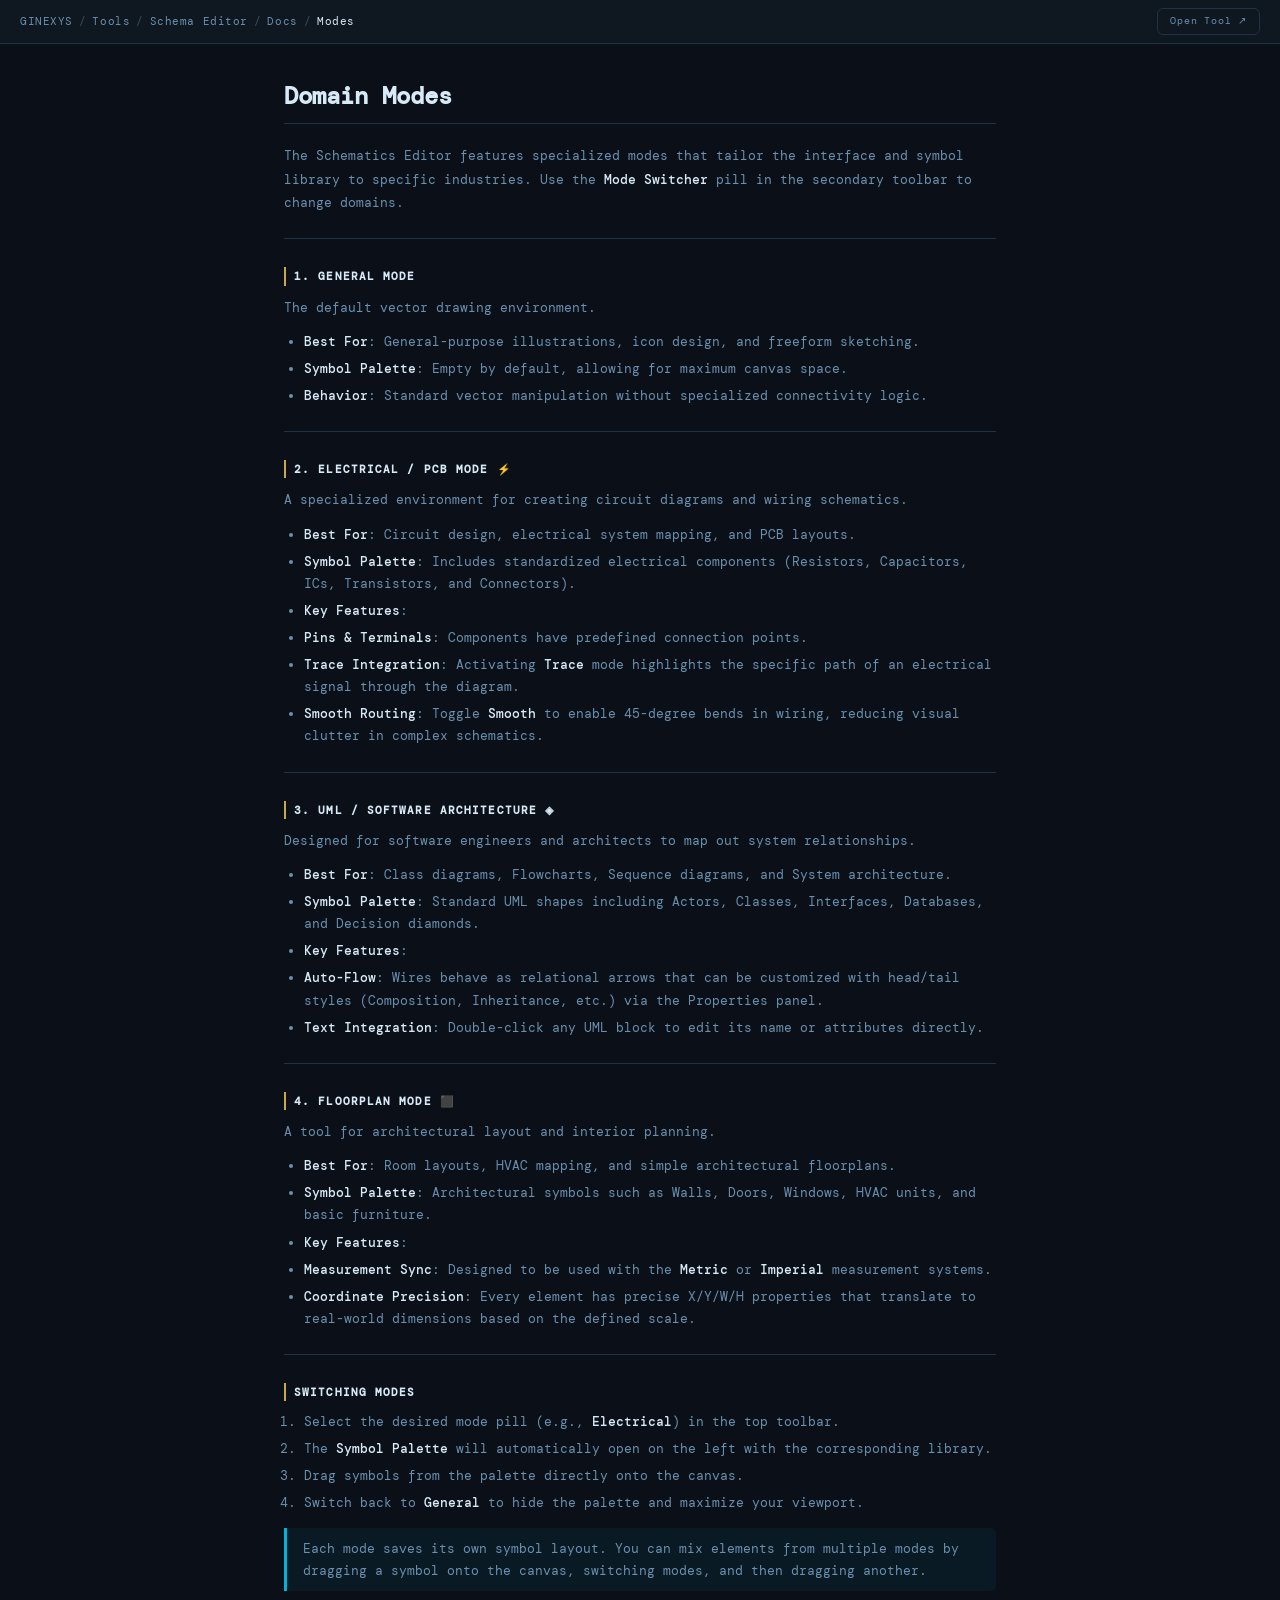
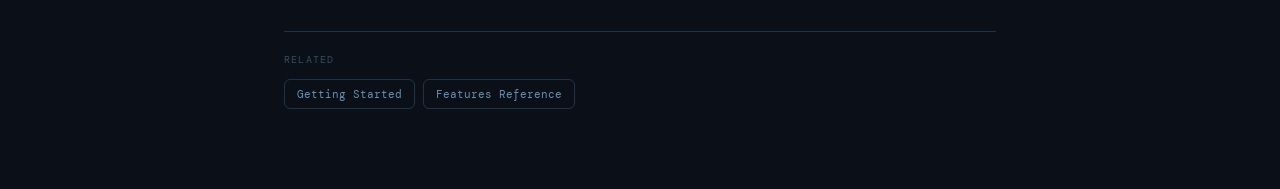
<file: docs/modes/index.html>
<!DOCTYPE html>
<html lang="en">
<head>
<meta charset="UTF-8">
<meta name="viewport" content="width=device-width, initial-scale=1.0">
<title>Schema Editor Modes — Electrical, UML, Floorplan & General | GINEXYS</title>
<meta name="description" content="Overview of all domain modes in GINEXYS Schema Editor: General vector drawing, Electrical/PCB with circuit symbols and BOM generation, UML for software architecture, and Floorplan for architectural layouts.">
<meta name="robots" content="index, follow">
<link rel="canonical" href="https://ginexys.com/tools/schema-editor/docs/modes/">
<meta property="og:type" content="article">
<meta property="og:title" content="Schema Editor Modes — Electrical, UML, Floorplan & General | GINEXYS">
<meta property="og:description" content="Overview of all domain modes in GINEXYS Schema Editor: General vector drawing, Electrical/PCB with circuit symbols and BOM generation, UML for software architecture, and Floorplan for architectural layouts.">
<meta property="og:url" content="https://ginexys.com/tools/schema-editor/docs/modes/">
<meta property="og:site_name" content="GINEXYS">
<script type="application/ld+json">
{
  "@context": "https://schema.org",
  "@graph": [
    {
      "@type": "TechArticle",
      "headline": "Schema Editor Modes — Electrical, UML, Floorplan & General",
      "description": "Overview of all domain modes in GINEXYS Schema Editor: General vector drawing, Electrical/PCB with circuit symbols and BOM generation, UML for software architecture, and Floorplan for architectural layouts.",
      "url": "https://ginexys.com/tools/schema-editor/docs/modes/",
      "isPartOf": {
        "@type": "WebApplication",
        "name": "Schema Editor",
        "url": "https://ginexys.com/tools/schema-editor/"
      },
      "publisher": {
        "@type": "Organization",
        "name": "GINEXYS",
        "url": "https://ginexys.com"
      },
      "dateModified": "2026-08-06"
    },
    {
      "@type": "BreadcrumbList",
      "itemListElement": [
        {
          "@type": "ListItem",
          "position": 1,
          "name": "GINEXYS",
          "item": "https://ginexys.com/"
        },
        {
          "@type": "ListItem",
          "position": 2,
          "name": "Tools",
          "item": "https://ginexys.com/tools/"
        },
        {
          "@type": "ListItem",
          "position": 3,
          "name": "Schema Editor",
          "item": "https://ginexys.com/tools/schema-editor/"
        },
        {
          "@type": "ListItem",
          "position": 4,
          "name": "Docs",
          "item": "https://ginexys.com/tools/schema-editor/docs/getting-started.html"
        },
        {
          "@type": "ListItem",
          "position": 5,
          "name": "Modes"
        }
      ]
    }
  ]
}
</script>
<link rel="preconnect" href="https://fonts.googleapis.com">
<link href="https://fonts.googleapis.com/css2?family=DM+Mono:wght@300;400;500&display=swap" rel="stylesheet">
<style>:root { --bg:#0b1018;--bg-r:#0f1720;--bg-o:#162030;--br:#1e3348;--br-s:#2a4a66;--ac:#c9a84c;--ac2:#00b4d8;--tx:#d8eaf8;--txs:#6a90b0;--txd:#354d63;--radius:6px; }
  *,*::before,*::after{box-sizing:border-box;margin:0;padding:0;}
  body{background:var(--bg);color:var(--tx);font-family:'DM Mono','Courier New',monospace;font-size:13px;line-height:1.65;}
  .gx-nav{height:44px;background:var(--bg-r);border-bottom:1px solid var(--br);display:flex;align-items:center;padding:0 20px;gap:0;position:sticky;top:0;z-index:10;}
  .gx-breadcrumb{list-style:none;display:flex;align-items:center;gap:0;flex:1;min-width:0;overflow:hidden;}
  .gx-breadcrumb li{display:flex;align-items:center;font-size:11px;letter-spacing:.05em;white-space:nowrap;color:var(--txd);}
  .gx-breadcrumb li+li::before{content:'/';margin:0 6px;color:var(--txd);}
  .gx-breadcrumb a{color:var(--txs);text-decoration:none;transition:color .15s;}
  .gx-breadcrumb a:hover{color:var(--ac);}
  .gx-breadcrumb li:last-child{color:var(--tx);overflow:hidden;text-overflow:ellipsis;}
  .gx-open-btn{font-size:10px;letter-spacing:.08em;color:var(--txs);text-decoration:none;border:1px solid var(--br);border-radius:var(--radius);padding:4px 12px;white-space:nowrap;transition:border-color .15s,color .15s;flex-shrink:0;}
  .gx-open-btn:hover{border-color:var(--ac);color:var(--ac);}
  .gx-docs-wrap{max-width:760px;margin:0 auto;padding:36px 24px 80px;}
  .gx-docs-content h1{font-size:24px;color:var(--tx);margin-bottom:20px;padding-bottom:12px;border-bottom:1px solid var(--br);line-height:1.3;}
  .gx-docs-content h2{font-size:11px;letter-spacing:.1em;text-transform:uppercase;color:var(--tx);margin:28px 0 10px;padding-left:8px;border-left:2px solid var(--ac);}
  .gx-docs-content h3{font-size:12px;color:var(--ac2);margin:18px 0 6px;}
  .gx-docs-content h4{font-size:12px;color:var(--txs);margin:14px 0 4px;font-style:italic;}
  .gx-docs-content p{color:var(--txs);margin-bottom:12px;line-height:1.8;}
  .gx-docs-content ul,.gx-docs-content ol{margin:8px 0 14px 20px;color:var(--txs);}
  .gx-docs-content li{margin-bottom:5px;line-height:1.7;}
  .gx-docs-content strong{color:var(--tx);font-weight:500;}
  .gx-docs-content em{color:var(--txs);font-style:italic;}
  .gx-docs-content code{background:var(--bg-o);padding:1px 5px;border:1px solid var(--br);font-size:11px;color:var(--ac2);border-radius:3px;}
  .gx-docs-content pre{background:var(--bg-o);border:1px solid var(--br);border-left:2px solid var(--ac);padding:14px 16px;margin:14px 0;overflow-x:auto;border-radius:var(--radius);}
  .gx-docs-content pre code{background:none;border:none;padding:0;color:var(--txs);font-size:11px;line-height:1.65;}
  .gx-docs-content blockquote{border-left:3px solid var(--ac);padding:10px 16px;background:rgba(201,168,76,.06);margin:14px 0;color:var(--txs);border-radius:0 var(--radius) var(--radius) 0;}
  .gx-docs-content blockquote.note{border-left-color:var(--ac2);background:rgba(0,180,216,.06);}
  .gx-docs-content hr{border:none;border-top:1px solid var(--br);margin:24px 0;}
  .gx-docs-content a{color:var(--ac2);text-decoration:none;}
  .gx-docs-content a:hover{text-decoration:underline;}
  .gx-docs-content img{width:100%;border-radius:var(--radius);margin:12px 0;display:block;}
  .gx-docs-content .table-wrap{overflow-x:auto;margin:14px 0;}
  .gx-docs-content table{width:100%;border-collapse:collapse;font-size:12px;}
  .gx-docs-content th{text-align:left;font-size:10px;letter-spacing:.08em;text-transform:uppercase;color:var(--txs);padding:8px 12px;border-bottom:1px solid var(--br);background:var(--bg-o);}
  .gx-docs-content td{padding:7px 12px;border-bottom:1px solid var(--br);color:var(--txs);vertical-align:top;}
  .gx-docs-related{margin-top:40px;padding-top:20px;border-top:1px solid var(--br);}
  .gx-docs-related-label{font-size:10px;letter-spacing:.12em;text-transform:uppercase;color:var(--txd);margin-bottom:10px;}
  .gx-link-row{display:flex;flex-wrap:wrap;gap:8px;}
  .gx-link-chip{font-size:11px;color:var(--txs);text-decoration:none;border:1px solid var(--br);border-radius:var(--radius);padding:5px 12px;transition:border-color .15s,color .15s;white-space:nowrap;}
  .gx-link-chip:hover{border-color:var(--ac2);color:var(--ac2);}</style>
</head>
<body>
<nav class="gx-nav" aria-label="Breadcrumb">
  <ol class="gx-breadcrumb"><li><a href="/">GINEXYS</a></li><li><a href="/tools/">Tools</a></li><li><a href="/tools/schema-editor/">Schema Editor</a></li><li><a href="/tools/schema-editor/docs/getting-started.html">Docs</a></li><li aria-current="page">Modes</li></ol>
  <a class="gx-open-btn" href="/tools/schema-editor/">Open Tool ↗</a>
</nav>
<div class="gx-docs-wrap">
  <article class="gx-docs-content"><h1 id="domain-modes">Domain Modes</h1>
<p>The Schematics Editor features specialized modes that tailor the interface and symbol library to specific industries. Use the <strong>Mode Switcher</strong> pill in the secondary toolbar to change domains.</p>
<hr>
<h2 id="1-general-mode">1. General Mode</h2>
<p>The default vector drawing environment.</p>
<ul><li><strong>Best For</strong>: General-purpose illustrations, icon design, and freeform sketching.</li>
<li><strong>Symbol Palette</strong>: Empty by default, allowing for maximum canvas space.</li>
<li><strong>Behavior</strong>: Standard vector manipulation without specialized connectivity logic.</li></ul>
<hr>
<h2 id="2-electrical-pcb-mode">2. Electrical / PCB Mode ⚡</h2>
<p>A specialized environment for creating circuit diagrams and wiring schematics.</p>
<ul><li><strong>Best For</strong>: Circuit design, electrical system mapping, and PCB layouts.</li>
<li><strong>Symbol Palette</strong>: Includes standardized electrical components (Resistors, Capacitors, ICs, Transistors, and Connectors).</li>
<li><strong>Key Features</strong>:</li>
<li><strong>Pins & Terminals</strong>: Components have predefined connection points.</li>
<li><strong>Trace Integration</strong>: Activating <strong>Trace</strong> mode highlights the specific path of an electrical signal through the diagram.</li>
<li><strong>Smooth Routing</strong>: Toggle <strong>Smooth</strong> to enable 45-degree bends in wiring, reducing visual clutter in complex schematics.</li></ul>
<hr>
<h2 id="3-uml-software-architecture">3. UML / Software Architecture ◈</h2>
<p>Designed for software engineers and architects to map out system relationships.</p>
<ul><li><strong>Best For</strong>: Class diagrams, Flowcharts, Sequence diagrams, and System architecture.</li>
<li><strong>Symbol Palette</strong>: Standard UML shapes including Actors, Classes, Interfaces, Databases, and Decision diamonds.</li>
<li><strong>Key Features</strong>:</li>
<li><strong>Auto-Flow</strong>: Wires behave as relational arrows that can be customized with head/tail styles (Composition, Inheritance, etc.) via the Properties panel.</li>
<li><strong>Text Integration</strong>: Double-click any UML block to edit its name or attributes directly.</li></ul>
<hr>
<h2 id="4-floorplan-mode">4. Floorplan Mode ⬛</h2>
<p>A tool for architectural layout and interior planning.</p>
<ul><li><strong>Best For</strong>: Room layouts, HVAC mapping, and simple architectural floorplans.</li>
<li><strong>Symbol Palette</strong>: Architectural symbols such as Walls, Doors, Windows, HVAC units, and basic furniture.</li>
<li><strong>Key Features</strong>:</li>
<li><strong>Measurement Sync</strong>: Designed to be used with the <strong>Metric</strong> or <strong>Imperial</strong> measurement systems.</li>
<li><strong>Coordinate Precision</strong>: Every element has precise X/Y/W/H properties that translate to real-world dimensions based on the defined scale.</li></ul>
<hr>
<h2 id="switching-modes">Switching Modes</h2>
<ol><li>Select the desired mode pill (e.g., <strong>Electrical</strong>) in the top toolbar.</li>
<li>The <strong>Symbol Palette</strong> will automatically open on the left with the corresponding library.</li>
<li>Drag symbols from the palette directly onto the canvas.</li>
<li>Switch back to <strong>General</strong> to hide the palette and maximize your viewport.</li></ol>
<blockquote class="note tip">Each mode saves its own symbol layout. You can mix elements from multiple modes by dragging a symbol onto the canvas, switching modes, and then dragging another.</blockquote></article>
  <aside class="gx-docs-related">
    <p class="gx-docs-related-label">Related</p>
    <div class="gx-link-row"><a class="gx-link-chip" href="/tools/schema-editor/docs/getting-started.html">Getting Started</a>
      <a class="gx-link-chip" href="/tools/schema-editor/docs/features/">Features Reference</a></div>
  </aside>
</div>
</body>
</html>
</file>
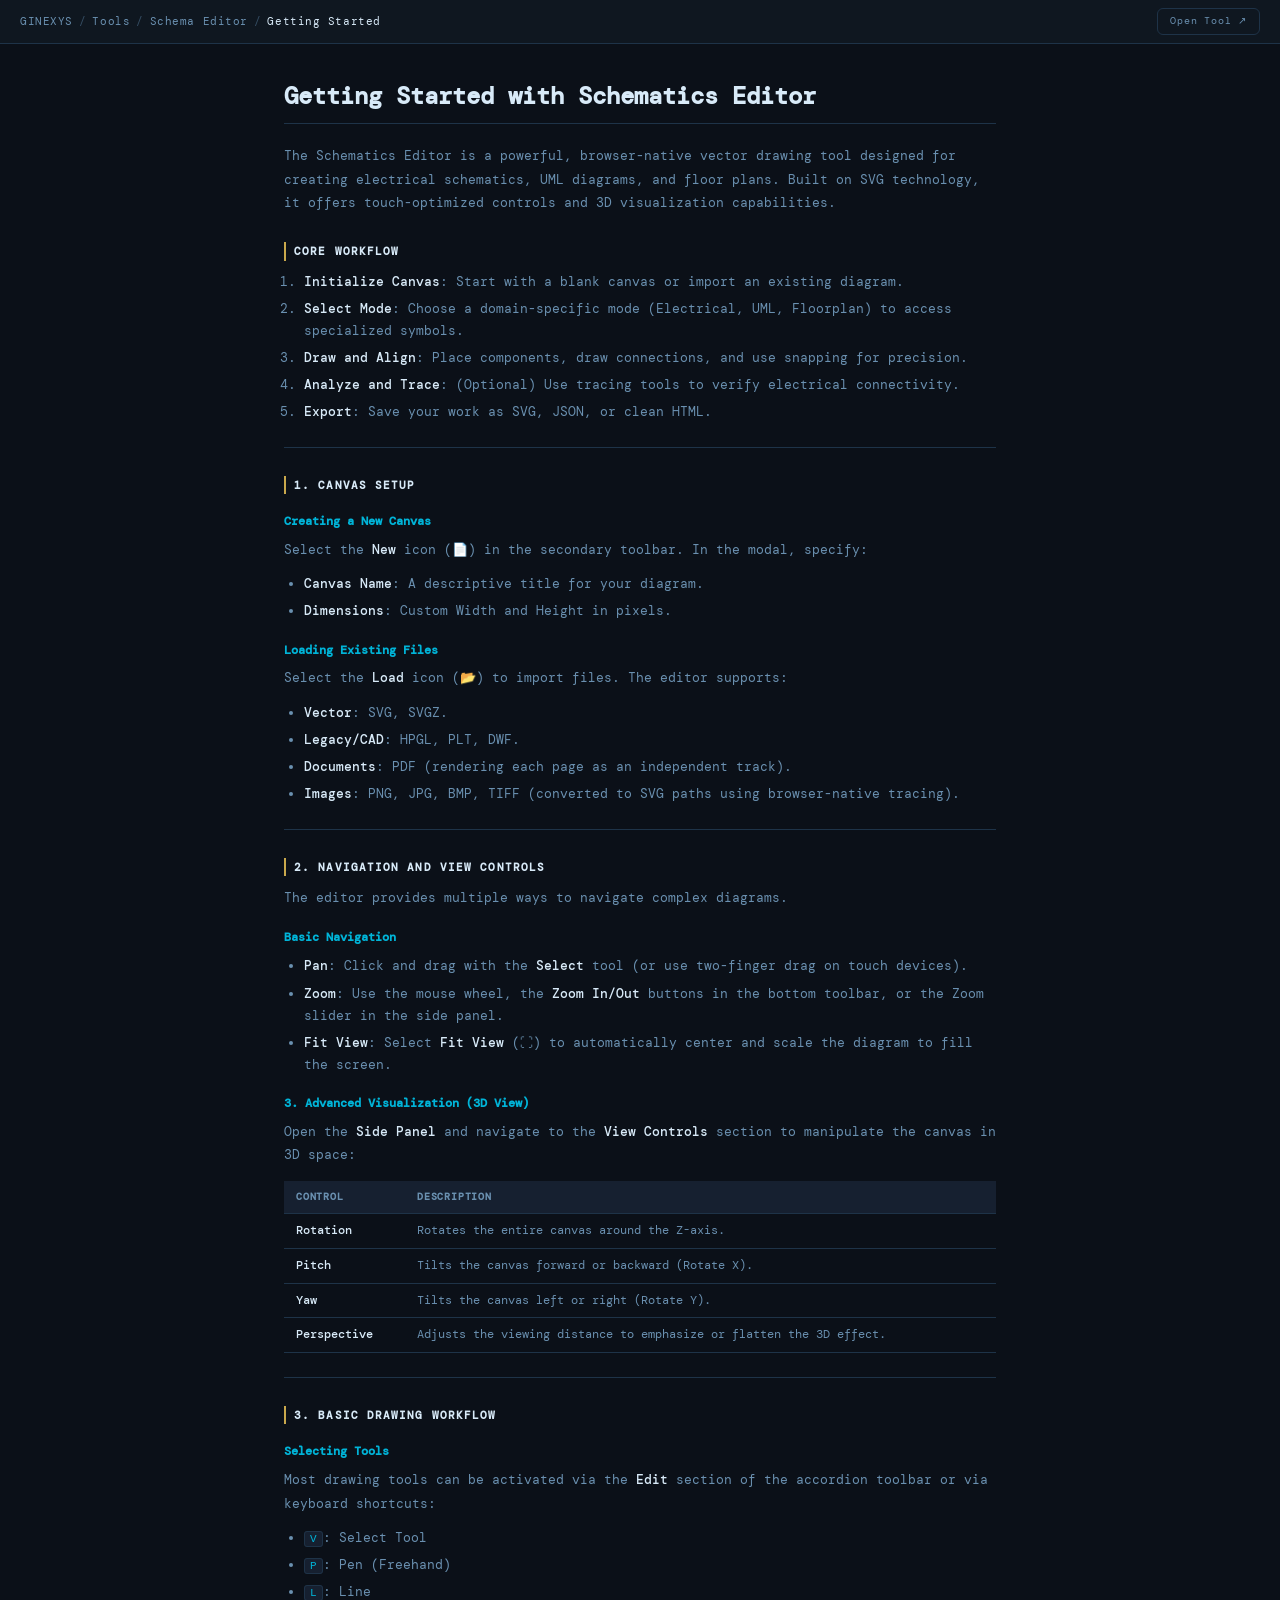
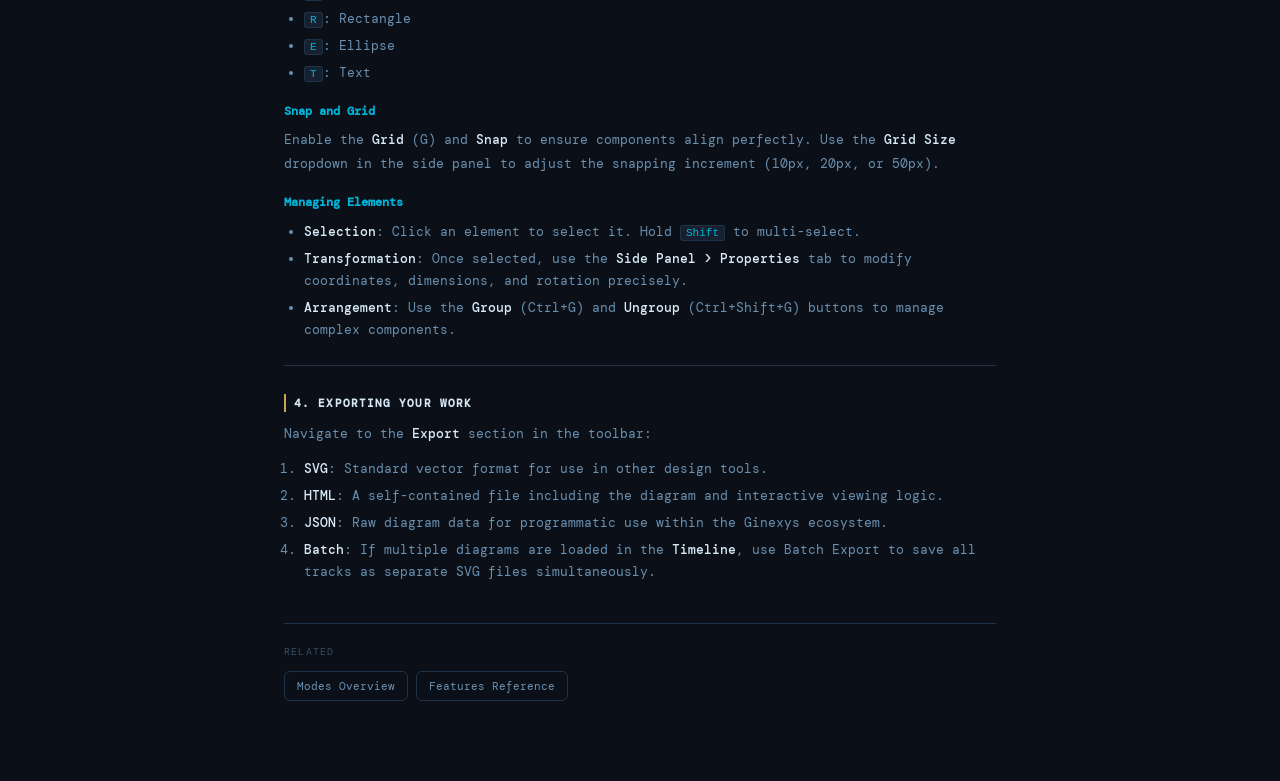
<file: docs/getting-started.html>
<!DOCTYPE html>
<html lang="en">
<head>
<meta charset="UTF-8">
<meta name="viewport" content="width=device-width, initial-scale=1.0">
<title>Getting Started — Schema Editor | GINEXYS</title>
<meta name="description" content="Getting started guide for GINEXYS Schema Editor. Initialize canvas, import SVG or CAD files, navigate with pan/zoom, use domain modes (Electrical, UML, Floorplan), and export diagrams.">
<meta name="robots" content="index, follow">
<link rel="canonical" href="https://ginexys.com/tools/schema-editor/docs/getting-started.html">
<meta property="og:type" content="article">
<meta property="og:title" content="Getting Started — Schema Editor | GINEXYS">
<meta property="og:description" content="Getting started guide for GINEXYS Schema Editor. Initialize canvas, import SVG or CAD files, navigate with pan/zoom, use domain modes (Electrical, UML, Floorplan), and export diagrams.">
<meta property="og:url" content="https://ginexys.com/tools/schema-editor/docs/getting-started.html">
<meta property="og:site_name" content="GINEXYS">
<script type="application/ld+json">
{
  "@context": "https://schema.org",
  "@graph": [
    {
      "@type": "TechArticle",
      "headline": "Getting Started — Schema Editor",
      "description": "Getting started guide for GINEXYS Schema Editor. Initialize canvas, import SVG or CAD files, navigate with pan/zoom, use domain modes (Electrical, UML, Floorplan), and export diagrams.",
      "url": "https://ginexys.com/tools/schema-editor/docs/getting-started.html",
      "isPartOf": {
        "@type": "WebApplication",
        "name": "Schema Editor",
        "url": "https://ginexys.com/tools/schema-editor/"
      },
      "publisher": {
        "@type": "Organization",
        "name": "GINEXYS",
        "url": "https://ginexys.com"
      },
      "dateModified": "2026-08-06"
    },
    {
      "@type": "BreadcrumbList",
      "itemListElement": [
        {
          "@type": "ListItem",
          "position": 1,
          "name": "GINEXYS",
          "item": "https://ginexys.com/"
        },
        {
          "@type": "ListItem",
          "position": 2,
          "name": "Tools",
          "item": "https://ginexys.com/tools/"
        },
        {
          "@type": "ListItem",
          "position": 3,
          "name": "Schema Editor",
          "item": "https://ginexys.com/tools/schema-editor/"
        },
        {
          "@type": "ListItem",
          "position": 4,
          "name": "Getting Started"
        }
      ]
    }
  ]
}
</script>
<link rel="preconnect" href="https://fonts.googleapis.com">
<link href="https://fonts.googleapis.com/css2?family=DM+Mono:wght@300;400;500&display=swap" rel="stylesheet">
<style>:root { --bg:#0b1018;--bg-r:#0f1720;--bg-o:#162030;--br:#1e3348;--br-s:#2a4a66;--ac:#c9a84c;--ac2:#00b4d8;--tx:#d8eaf8;--txs:#6a90b0;--txd:#354d63;--radius:6px; }
  *,*::before,*::after{box-sizing:border-box;margin:0;padding:0;}
  body{background:var(--bg);color:var(--tx);font-family:'DM Mono','Courier New',monospace;font-size:13px;line-height:1.65;}
  .gx-nav{height:44px;background:var(--bg-r);border-bottom:1px solid var(--br);display:flex;align-items:center;padding:0 20px;gap:0;position:sticky;top:0;z-index:10;}
  .gx-breadcrumb{list-style:none;display:flex;align-items:center;gap:0;flex:1;min-width:0;overflow:hidden;}
  .gx-breadcrumb li{display:flex;align-items:center;font-size:11px;letter-spacing:.05em;white-space:nowrap;color:var(--txd);}
  .gx-breadcrumb li+li::before{content:'/';margin:0 6px;color:var(--txd);}
  .gx-breadcrumb a{color:var(--txs);text-decoration:none;transition:color .15s;}
  .gx-breadcrumb a:hover{color:var(--ac);}
  .gx-breadcrumb li:last-child{color:var(--tx);overflow:hidden;text-overflow:ellipsis;}
  .gx-open-btn{font-size:10px;letter-spacing:.08em;color:var(--txs);text-decoration:none;border:1px solid var(--br);border-radius:var(--radius);padding:4px 12px;white-space:nowrap;transition:border-color .15s,color .15s;flex-shrink:0;}
  .gx-open-btn:hover{border-color:var(--ac);color:var(--ac);}
  .gx-docs-wrap{max-width:760px;margin:0 auto;padding:36px 24px 80px;}
  .gx-docs-content h1{font-size:24px;color:var(--tx);margin-bottom:20px;padding-bottom:12px;border-bottom:1px solid var(--br);line-height:1.3;}
  .gx-docs-content h2{font-size:11px;letter-spacing:.1em;text-transform:uppercase;color:var(--tx);margin:28px 0 10px;padding-left:8px;border-left:2px solid var(--ac);}
  .gx-docs-content h3{font-size:12px;color:var(--ac2);margin:18px 0 6px;}
  .gx-docs-content h4{font-size:12px;color:var(--txs);margin:14px 0 4px;font-style:italic;}
  .gx-docs-content p{color:var(--txs);margin-bottom:12px;line-height:1.8;}
  .gx-docs-content ul,.gx-docs-content ol{margin:8px 0 14px 20px;color:var(--txs);}
  .gx-docs-content li{margin-bottom:5px;line-height:1.7;}
  .gx-docs-content strong{color:var(--tx);font-weight:500;}
  .gx-docs-content em{color:var(--txs);font-style:italic;}
  .gx-docs-content code{background:var(--bg-o);padding:1px 5px;border:1px solid var(--br);font-size:11px;color:var(--ac2);border-radius:3px;}
  .gx-docs-content pre{background:var(--bg-o);border:1px solid var(--br);border-left:2px solid var(--ac);padding:14px 16px;margin:14px 0;overflow-x:auto;border-radius:var(--radius);}
  .gx-docs-content pre code{background:none;border:none;padding:0;color:var(--txs);font-size:11px;line-height:1.65;}
  .gx-docs-content blockquote{border-left:3px solid var(--ac);padding:10px 16px;background:rgba(201,168,76,.06);margin:14px 0;color:var(--txs);border-radius:0 var(--radius) var(--radius) 0;}
  .gx-docs-content blockquote.note{border-left-color:var(--ac2);background:rgba(0,180,216,.06);}
  .gx-docs-content hr{border:none;border-top:1px solid var(--br);margin:24px 0;}
  .gx-docs-content a{color:var(--ac2);text-decoration:none;}
  .gx-docs-content a:hover{text-decoration:underline;}
  .gx-docs-content img{width:100%;border-radius:var(--radius);margin:12px 0;display:block;}
  .gx-docs-content .table-wrap{overflow-x:auto;margin:14px 0;}
  .gx-docs-content table{width:100%;border-collapse:collapse;font-size:12px;}
  .gx-docs-content th{text-align:left;font-size:10px;letter-spacing:.08em;text-transform:uppercase;color:var(--txs);padding:8px 12px;border-bottom:1px solid var(--br);background:var(--bg-o);}
  .gx-docs-content td{padding:7px 12px;border-bottom:1px solid var(--br);color:var(--txs);vertical-align:top;}
  .gx-docs-related{margin-top:40px;padding-top:20px;border-top:1px solid var(--br);}
  .gx-docs-related-label{font-size:10px;letter-spacing:.12em;text-transform:uppercase;color:var(--txd);margin-bottom:10px;}
  .gx-link-row{display:flex;flex-wrap:wrap;gap:8px;}
  .gx-link-chip{font-size:11px;color:var(--txs);text-decoration:none;border:1px solid var(--br);border-radius:var(--radius);padding:5px 12px;transition:border-color .15s,color .15s;white-space:nowrap;}
  .gx-link-chip:hover{border-color:var(--ac2);color:var(--ac2);}</style>
</head>
<body>
<nav class="gx-nav" aria-label="Breadcrumb">
  <ol class="gx-breadcrumb"><li><a href="/">GINEXYS</a></li><li><a href="/tools/">Tools</a></li><li><a href="/tools/schema-editor/">Schema Editor</a></li><li aria-current="page">Getting Started</li></ol>
  <a class="gx-open-btn" href="/tools/schema-editor/">Open Tool ↗</a>
</nav>
<div class="gx-docs-wrap">
  <article class="gx-docs-content"><h1 id="getting-started-with-schematics-editor">Getting Started with Schematics Editor</h1>
<p>The Schematics Editor is a powerful, browser-native vector drawing tool designed for creating electrical schematics, UML diagrams, and floor plans. Built on SVG technology, it offers touch-optimized controls and 3D visualization capabilities.</p>
<h2 id="core-workflow">Core Workflow</h2>
<ol><li><strong>Initialize Canvas</strong>: Start with a blank canvas or import an existing diagram.</li>
<li><strong>Select Mode</strong>: Choose a domain-specific mode (Electrical, UML, Floorplan) to access specialized symbols.</li>
<li><strong>Draw and Align</strong>: Place components, draw connections, and use snapping for precision.</li>
<li><strong>Analyze and Trace</strong>: (Optional) Use tracing tools to verify electrical connectivity.</li>
<li><strong>Export</strong>: Save your work as SVG, JSON, or clean HTML.</li></ol>
<hr>
<h2 id="1-canvas-setup">1. Canvas Setup</h2>
<h3 id="creating-a-new-canvas">Creating a New Canvas</h3>
<p>Select the <strong>New</strong> icon (📄) in the secondary toolbar. In the modal, specify:</p>
<ul><li><strong>Canvas Name</strong>: A descriptive title for your diagram.</li>
<li><strong>Dimensions</strong>: Custom Width and Height in pixels.</li></ul>
<h3 id="loading-existing-files">Loading Existing Files</h3>
<p>Select the <strong>Load</strong> icon (📂) to import files. The editor supports:</p>
<ul><li><strong>Vector</strong>: SVG, SVGZ.</li>
<li><strong>Legacy/CAD</strong>: HPGL, PLT, DWF.</li>
<li><strong>Documents</strong>: PDF (rendering each page as an independent track).</li>
<li><strong>Images</strong>: PNG, JPG, BMP, TIFF (converted to SVG paths using browser-native tracing).</li></ul>
<hr>
<h2 id="2-navigation-and-view-controls">2. Navigation and View Controls</h2>
<p>The editor provides multiple ways to navigate complex diagrams.</p>
<h3 id="basic-navigation">Basic Navigation</h3>
<ul><li><strong>Pan</strong>: Click and drag with the <strong>Select</strong> tool (or use two-finger drag on touch devices).</li>
<li><strong>Zoom</strong>: Use the mouse wheel, the <strong>Zoom In/Out</strong> buttons in the bottom toolbar, or the Zoom slider in the side panel.</li>
<li><strong>Fit View</strong>: Select <strong>Fit View</strong> (⛶) to automatically center and scale the diagram to fill the screen.</li></ul>
<h3 id="3-advanced-visualization-3d-view">3. Advanced Visualization (3D View)</h3>
<p>Open the <strong>Side Panel</strong> and navigate to the <strong>View Controls</strong> section to manipulate the canvas in 3D space:</p>
<div class="table-wrap"><table><thead><tr><th>Control</th><th>Description</th></tr></thead><tbody><tr><td><strong>Rotation</strong></td><td>Rotates the entire canvas around the Z-axis.</td></tr><tr><td><strong>Pitch</strong></td><td>Tilts the canvas forward or backward (Rotate X).</td></tr><tr><td><strong>Yaw</strong></td><td>Tilts the canvas left or right (Rotate Y).</td></tr><tr><td><strong>Perspective</strong></td><td>Adjusts the viewing distance to emphasize or flatten the 3D effect.</td></tr></tbody></table></div>
<hr>
<h2 id="3-basic-drawing-workflow">3. Basic Drawing Workflow</h2>
<h3 id="selecting-tools">Selecting Tools</h3>
<p>Most drawing tools can be activated via the <strong>Edit</strong> section of the accordion toolbar or via keyboard shortcuts:</p>
<ul><li><code>V</code>: Select Tool</li>
<li><code>P</code>: Pen (Freehand)</li>
<li><code>L</code>: Line</li>
<li><code>R</code>: Rectangle</li>
<li><code>E</code>: Ellipse</li>
<li><code>T</code>: Text</li></ul>
<h3 id="snap-and-grid">Snap and Grid</h3>
<p>Enable the <strong>Grid</strong> (G) and <strong>Snap</strong> to ensure components align perfectly. Use the <strong>Grid Size</strong> dropdown in the side panel to adjust the snapping increment (10px, 20px, or 50px).</p>
<h3 id="managing-elements">Managing Elements</h3>
<ul><li><strong>Selection</strong>: Click an element to select it. Hold <code>Shift</code> to multi-select.</li>
<li><strong>Transformation</strong>: Once selected, use the <strong>Side Panel > Properties</strong> tab to modify coordinates, dimensions, and rotation precisely.</li>
<li><strong>Arrangement</strong>: Use the <strong>Group</strong> (Ctrl+G) and <strong>Ungroup</strong> (Ctrl+Shift+G) buttons to manage complex components.</li></ul>
<hr>
<h2 id="4-exporting-your-work">4. Exporting Your Work</h2>
<p>Navigate to the <strong>Export</strong> section in the toolbar:</p>
<ol><li><strong>SVG</strong>: Standard vector format for use in other design tools.</li>
<li><strong>HTML</strong>: A self-contained file including the diagram and interactive viewing logic.</li>
<li><strong>JSON</strong>: Raw diagram data for programmatic use within the Ginexys ecosystem.</li>
<li><strong>Batch</strong>: If multiple diagrams are loaded in the <strong>Timeline</strong>, use Batch Export to save all tracks as separate SVG files simultaneously.</li></ol></article>
  <aside class="gx-docs-related">
    <p class="gx-docs-related-label">Related</p>
    <div class="gx-link-row"><a class="gx-link-chip" href="/tools/schema-editor/docs/modes/">Modes Overview</a>
      <a class="gx-link-chip" href="/tools/schema-editor/docs/features/">Features Reference</a></div>
  </aside>
</div>
</body>
</html>
</file>
